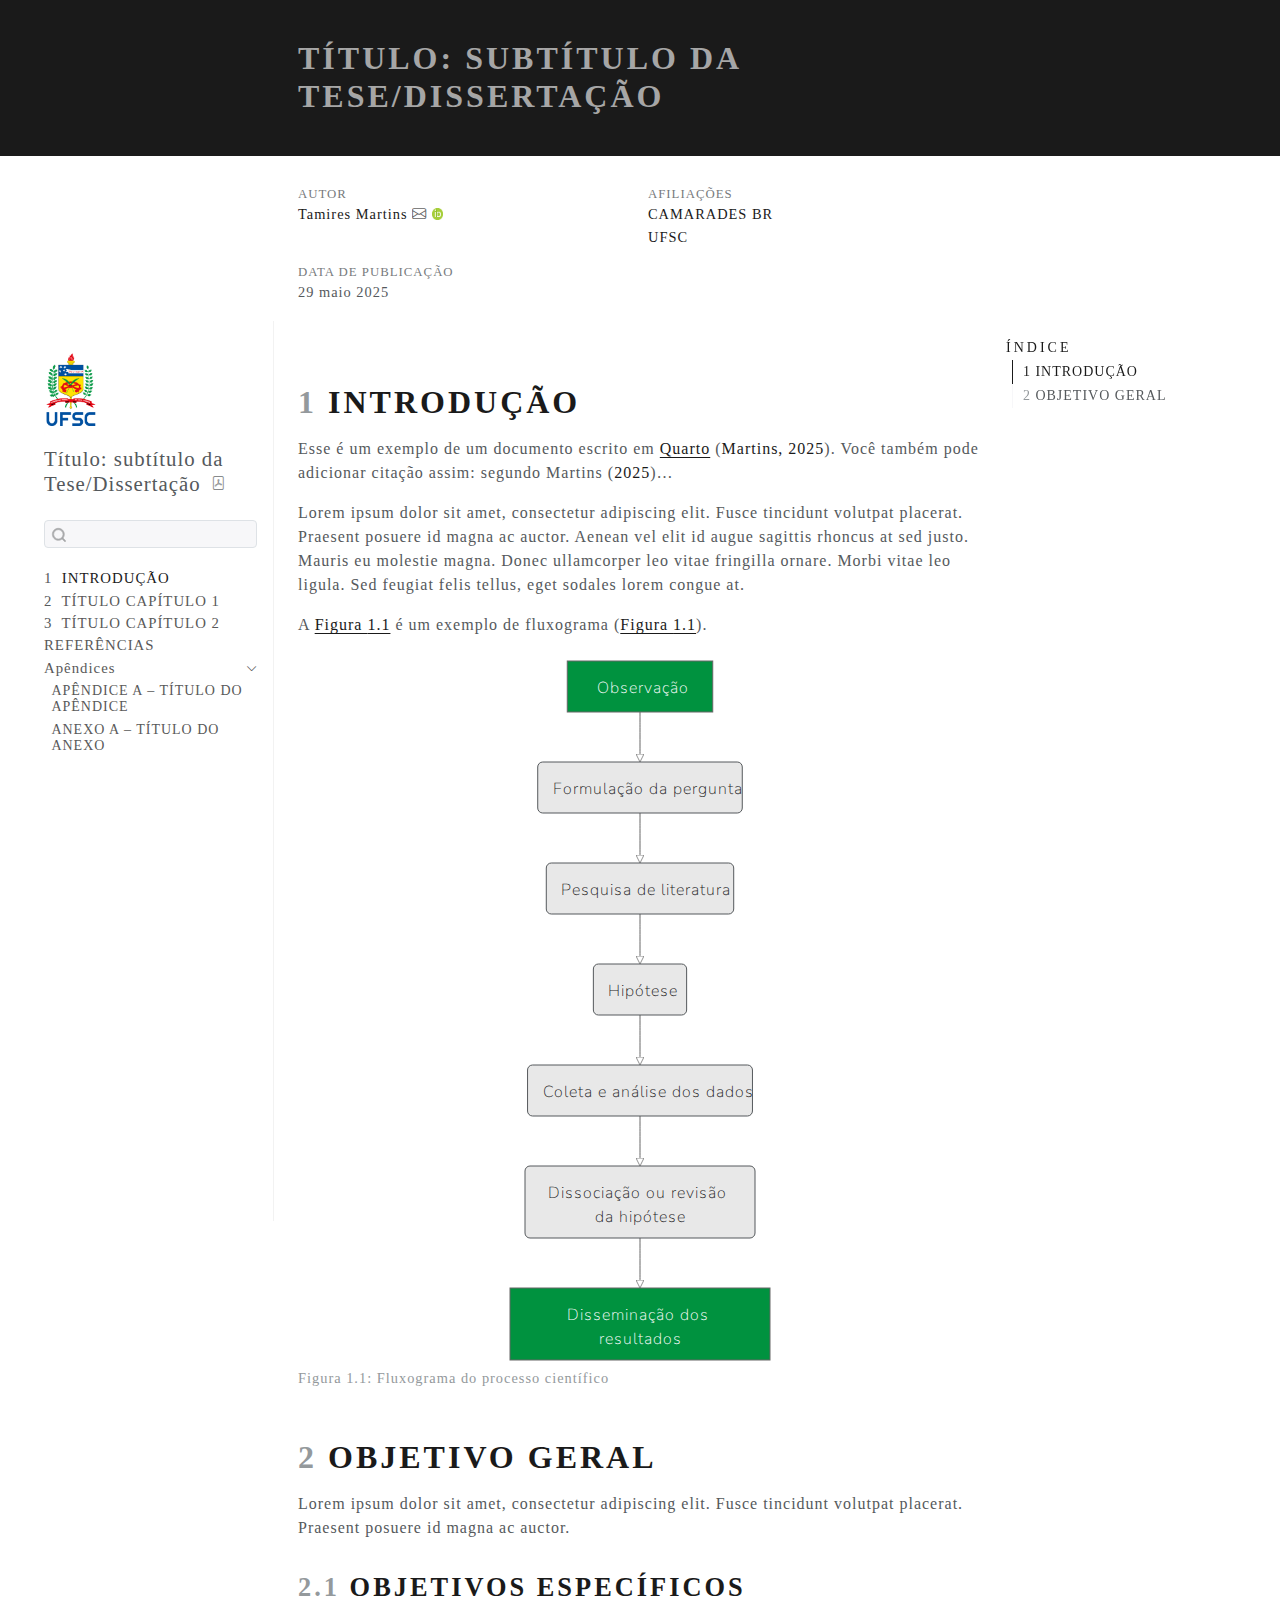
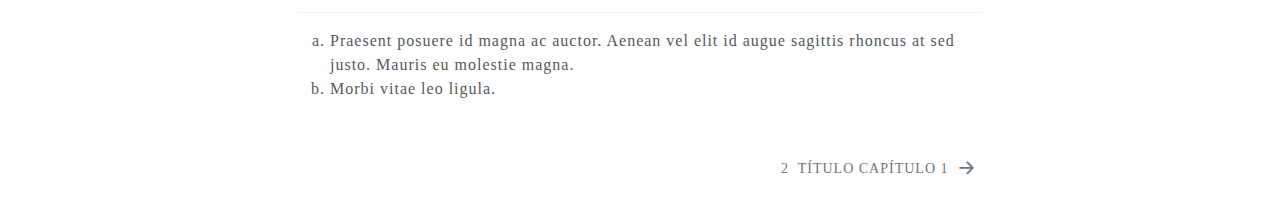
<file: _tese/index.html>
<!DOCTYPE html>
<html xmlns="http://www.w3.org/1999/xhtml" lang="pt-BR" xml:lang="pt-BR"><head>

<meta charset="utf-8">
<meta name="generator" content="quarto-1.7.31">

<meta name="viewport" content="width=device-width, initial-scale=1.0, user-scalable=yes">

<meta name="author" content="Tamires Martins">

<title>Título: subtítulo da Tese/Dissertação</title>
<style>
code{white-space: pre-wrap;}
span.smallcaps{font-variant: small-caps;}
div.columns{display: flex; gap: min(4vw, 1.5em);}
div.column{flex: auto; overflow-x: auto;}
div.hanging-indent{margin-left: 1.5em; text-indent: -1.5em;}
ul.task-list{list-style: none;}
ul.task-list li input[type="checkbox"] {
  width: 0.8em;
  margin: 0 0.8em 0.2em -1em; /* quarto-specific, see https://github.com/quarto-dev/quarto-cli/issues/4556 */ 
  vertical-align: middle;
}
/* CSS for citations */
div.csl-bib-body { }
div.csl-entry {
  clear: both;
  margin-bottom: 1em;
}
.hanging-indent div.csl-entry {
  margin-left:2em;
  text-indent:-2em;
}
div.csl-left-margin {
  min-width:2em;
  float:left;
}
div.csl-right-inline {
  margin-left:2em;
  padding-left:1em;
}
div.csl-indent {
  margin-left: 2em;
}</style>


<script src="site_libs/quarto-nav/quarto-nav.js"></script>
<script src="site_libs/quarto-nav/headroom.min.js"></script>
<script src="site_libs/clipboard/clipboard.min.js"></script>
<script src="site_libs/quarto-search/autocomplete.umd.js"></script>
<script src="site_libs/quarto-search/fuse.min.js"></script>
<script src="site_libs/quarto-search/quarto-search.js"></script>
<meta name="quarto:offset" content="./">
<link href="./capitulos/capitulo1.html" rel="next">
<link href="./imagens/favicon.ico" rel="icon">
<script src="site_libs/quarto-html/quarto.js" type="module"></script>
<script src="site_libs/quarto-html/tabsets/tabsets.js" type="module"></script>
<script src="site_libs/quarto-html/popper.min.js"></script>
<script src="site_libs/quarto-html/tippy.umd.min.js"></script>
<script src="site_libs/quarto-html/anchor.min.js"></script>
<link href="site_libs/quarto-html/tippy.css" rel="stylesheet">
<link href="site_libs/quarto-html/quarto-syntax-highlighting-f1f3b3fd89b16212fde59a2af78f1759.css" rel="stylesheet" id="quarto-text-highlighting-styles">
<script src="site_libs/bootstrap/bootstrap.min.js"></script>
<link href="site_libs/bootstrap/bootstrap-icons.css" rel="stylesheet">
<link href="site_libs/bootstrap/bootstrap-4a09896bf0ad9ceab75c7c07e91886da.min.css" rel="stylesheet" append-hash="true" id="quarto-bootstrap" data-mode="light">
<script id="quarto-search-options" type="application/json">{
  "location": "sidebar",
  "copy-button": false,
  "collapse-after": 3,
  "panel-placement": "start",
  "type": "textbox",
  "limit": 50,
  "keyboard-shortcut": [
    "f",
    "/",
    "s"
  ],
  "show-item-context": false,
  "language": {
    "search-no-results-text": "Nenhum resultado",
    "search-matching-documents-text": "documentos correspondentes",
    "search-copy-link-title": "Copiar link para a busca",
    "search-hide-matches-text": "Esconder correspondências adicionais",
    "search-more-match-text": "mais correspondência neste documento",
    "search-more-matches-text": "mais correspondências neste documento",
    "search-clear-button-title": "Limpar",
    "search-text-placeholder": "",
    "search-detached-cancel-button-title": "Cancelar",
    "search-submit-button-title": "Enviar",
    "search-label": "Procurar"
  }
}</script>
<script src="site_libs/quarto-diagram/mermaid.min.js"></script>
<script src="site_libs/quarto-diagram/mermaid-init.js"></script>
<link href="site_libs/quarto-diagram/mermaid.css" rel="stylesheet">


<link rel="stylesheet" href="site_libs/quarto-contrib/quarto-project/tese-ufsc/style.css">
</head>

<body class="nav-sidebar floating quarto-light">

<div id="quarto-search-results"></div>
  <header id="quarto-header" class="headroom fixed-top quarto-banner">
  <nav class="quarto-secondary-nav">
    <div class="container-fluid d-flex">
      <button type="button" class="quarto-btn-toggle btn" data-bs-toggle="collapse" role="button" data-bs-target=".quarto-sidebar-collapse-item" aria-controls="quarto-sidebar" aria-expanded="false" aria-label="Alternar barra lateral" onclick="if (window.quartoToggleHeadroom) { window.quartoToggleHeadroom(); }">
        <i class="bi bi-layout-text-sidebar-reverse"></i>
      </button>
        <nav class="quarto-page-breadcrumbs" aria-label="breadcrumb"><ol class="breadcrumb"><li class="breadcrumb-item"><a href="./index.html"><span class="chapter-number">1</span>&nbsp; <span class="chapter-title">INTRODUÇÃO</span></a></li></ol></nav>
        <a class="flex-grow-1" role="navigation" data-bs-toggle="collapse" data-bs-target=".quarto-sidebar-collapse-item" aria-controls="quarto-sidebar" aria-expanded="false" aria-label="Alternar barra lateral" onclick="if (window.quartoToggleHeadroom) { window.quartoToggleHeadroom(); }">      
        </a>
      <button type="button" class="btn quarto-search-button" aria-label="Procurar" onclick="window.quartoOpenSearch();">
        <i class="bi bi-search"></i>
      </button>
    </div>
  </nav>
</header>
<!-- content -->
<header id="title-block-header" class="quarto-title-block default page-columns page-full">
  <div class="quarto-title-banner page-columns page-full">
    <div class="quarto-title column-body">
      <h1 class="title">Título: subtítulo da Tese/Dissertação</h1>
                      </div>
  </div>
    
  <div class="quarto-title-meta-author column-body">
    <div class="quarto-title-meta-heading">Autor</div>
    <div class="quarto-title-meta-heading">Afiliações</div>
    
      <div class="quarto-title-meta-contents">
      <p class="author"><a href="https://github.com/tamimart/">Tamires Martins</a> <a href="mailto:tamiresmartins.fln@gmail.com" class="quarto-title-author-email"><i class="bi bi-envelope"></i></a> <a href="https://orcid.org/0000-0002-3793-2122" class="quarto-title-author-orcid"> <img src="[data-uri]"></a></p>
    </div>
    <div class="quarto-title-meta-contents">
          <p class="affiliation">
              <a href="https://camaradesbrasil.bio.br/">
              CAMARADES BR
              </a>
            </p>
          <p class="affiliation">
              <a href="https://www.ufsc.br/">
              UFSC
              </a>
            </p>
        </div>
    </div>

  <div class="quarto-title-meta column-body">

        
      <div>
      <div class="quarto-title-meta-heading">Data de Publicação</div>
      <div class="quarto-title-meta-contents">
        <p class="date">29 maio 2025</p>
      </div>
    </div>
    
      
    </div>
    
  
  </header><div id="quarto-content" class="quarto-container page-columns page-rows-contents page-layout-full">
<!-- sidebar -->
  <nav id="quarto-sidebar" class="sidebar collapse collapse-horizontal quarto-sidebar-collapse-item sidebar-navigation floating overflow-auto">
    <div class="pt-lg-2 mt-2 text-left sidebar-header sidebar-header-stacked">
      <a href="./index.html" class="sidebar-logo-link">
      <img src="./imagens/brasao-UFSC.png" alt="Brasão da UFSC" class="sidebar-logo py-0 d-lg-inline d-none">
      </a>
    <div class="sidebar-title mb-0 py-0">
      <a href="./">Título: subtítulo da Tese/Dissertação</a> 
        <div class="sidebar-tools-main">
    <a href="./tese-ufsc.pdf" title="Baixar PDF" class="quarto-navigation-tool px-1" aria-label="Baixar PDF"><i class="bi bi-file-pdf"></i></a>
</div>
    </div>
      </div>
        <div class="mt-2 flex-shrink-0 align-items-center">
        <div class="sidebar-search">
        <div id="quarto-search" class="" title="Procurar"></div>
        </div>
        </div>
    <div class="sidebar-menu-container"> 
    <ul class="list-unstyled mt-1">
        <li class="sidebar-item">
  <div class="sidebar-item-container"> 
  <a href="./index.html" class="sidebar-item-text sidebar-link active">
 <span class="menu-text"><span class="chapter-number">1</span>&nbsp; <span class="chapter-title">INTRODUÇÃO</span></span></a>
  </div>
</li>
        <li class="sidebar-item">
  <div class="sidebar-item-container"> 
  <a href="./capitulos/capitulo1.html" class="sidebar-item-text sidebar-link">
 <span class="menu-text"><span class="chapter-number">2</span>&nbsp; <span class="chapter-title">TÍTULO CAPÍTULO 1</span></span></a>
  </div>
</li>
        <li class="sidebar-item">
  <div class="sidebar-item-container"> 
  <a href="./capitulos/capitulo2.html" class="sidebar-item-text sidebar-link">
 <span class="menu-text"><span class="chapter-number">3</span>&nbsp; <span class="chapter-title">TÍTULO CAPÍTULO 2</span></span></a>
  </div>
</li>
        <li class="sidebar-item">
  <div class="sidebar-item-container"> 
  <a href="./depois-capitulos/references.html" class="sidebar-item-text sidebar-link">
 <span class="menu-text">REFERÊNCIAS</span></a>
  </div>
</li>
        <li class="sidebar-item sidebar-item-section">
      <div class="sidebar-item-container"> 
            <a class="sidebar-item-text sidebar-link text-start" data-bs-toggle="collapse" data-bs-target="#quarto-sidebar-section-1" role="navigation" aria-expanded="true">
 <span class="menu-text">Apêndices</span></a>
          <a class="sidebar-item-toggle text-start" data-bs-toggle="collapse" data-bs-target="#quarto-sidebar-section-1" role="navigation" aria-expanded="true" aria-label="Alternar seção">
            <i class="bi bi-chevron-right ms-2"></i>
          </a> 
      </div>
      <ul id="quarto-sidebar-section-1" class="collapse list-unstyled sidebar-section depth1 show">  
          <li class="sidebar-item">
  <div class="sidebar-item-container"> 
  <a href="./depois-capitulos/apendice-a.html" class="sidebar-item-text sidebar-link">
 <span class="menu-text">APÊNDICE A – TÍTULO DO APÊNDICE</span></a>
  </div>
</li>
          <li class="sidebar-item">
  <div class="sidebar-item-container"> 
  <a href="./depois-capitulos/anexo-a.html" class="sidebar-item-text sidebar-link">
 <span class="menu-text">ANEXO A – TÍTULO DO ANEXO</span></a>
  </div>
</li>
      </ul>
  </li>
    </ul>
    </div>
</nav>
<div id="quarto-sidebar-glass" class="quarto-sidebar-collapse-item" data-bs-toggle="collapse" data-bs-target=".quarto-sidebar-collapse-item"></div>
<!-- margin-sidebar -->
    <div id="quarto-margin-sidebar" class="sidebar margin-sidebar">
        <nav id="TOC" role="doc-toc" class="toc-active">
    <h2 id="toc-title">Índice</h2>
   
  <ul>
  <li><a href="#sec-intro" id="toc-sec-intro" class="nav-link active" data-scroll-target="#sec-intro"><span class="header-section-number">1</span> INTRODUÇÃO</a></li>
  <li><a href="#sec-goals" id="toc-sec-goals" class="nav-link" data-scroll-target="#sec-goals"><span class="header-section-number">2</span> OBJETIVO GERAL</a>
  <ul>
  <li><a href="#objetivos-específicos" id="toc-objetivos-específicos" class="nav-link" data-scroll-target="#objetivos-específicos"><span class="header-section-number">2.1</span> OBJETIVOS ESPECÍFICOS</a></li>
  </ul></li>
  </ul>
</nav>
    </div>
<!-- main -->
<main class="content quarto-banner-title-block column-body" id="quarto-document-content">





<section id="sec-intro" class="level1" data-number="1">
<h1 data-number="1"><span class="header-section-number">1</span> INTRODUÇÃO</h1>
<p>Esse é um exemplo de um documento escrito em <a href="https://quarto.org">Quarto</a> <span class="citation" data-cites="martins2025">(<a href="depois-capitulos/references.html#ref-martins2025" role="doc-biblioref">Martins, 2025</a>)</span>. Você também pode adicionar citação assim: segundo <span class="citation" data-cites="martins2025">Martins (<a href="depois-capitulos/references.html#ref-martins2025" role="doc-biblioref">2025</a>)</span>…</p>
<p>Lorem ipsum dolor sit amet, consectetur adipiscing elit. Fusce tincidunt volutpat placerat. Praesent posuere id magna ac auctor. Aenean vel elit id augue sagittis rhoncus at sed justo. Mauris eu molestie magna. Donec ullamcorper leo vitae fringilla ornare. Morbi vitae leo ligula. Sed feugiat felis tellus, eget sodales lorem congue at.</p>
<p>A <a href="#fig-fluxo" class="quarto-xref">Figura&nbsp;<span>1.1</span></a> é um exemplo de fluxograma (<a href="#fig-fluxo" class="quarto-xref">Figura&nbsp;<span>1.1</span></a>).</p>
<div class="cell" data-fig-width="2" data-layout-align="default">
<div class="cell-output-display">
<div id="fig-fluxo" class="quarto-float quarto-figure quarto-figure-center anchored">
<figure class="quarto-float quarto-float-fig figure">
<div aria-describedby="fig-fluxo-caption-0ceaefa1-69ba-4598-a22c-09a6ac19f8ca">
<div>
<pre class="mermaid mermaid-js" data-label="fig-fluxo">---
config:  
    theme: neutral
    themeVariables:
      fontSize: 16
---

flowchart TB
    A[Observação] --&gt; B(Formulação da pergunta)
    B --&gt; C(Pesquisa de literatura)
    C --&gt; D(Hipótese)
    D --&gt; E(Coleta e análise dos dados)
    E --&gt; F(Dissociação ou revisão da hipótese)
    F --&gt; G[Disseminação dos resultados]
    
    style A fill:#00923f,stroke:#666666,color:#FFFFFF;
    style G fill:#00923f,stroke:#666666,color:#FFFFFF;
</pre>
</div>
</div>
<figcaption class="quarto-float-caption-bottom quarto-float-caption quarto-float-fig" id="fig-fluxo-caption-0ceaefa1-69ba-4598-a22c-09a6ac19f8ca">
Figura&nbsp;1.1: Fluxograma do processo científico
</figcaption>
</figure>
</div>
</div>
</div>
</section>
<section id="sec-goals" class="level1" data-number="2">
<h1 data-number="2"><span class="header-section-number">2</span> OBJETIVO GERAL</h1>
<p>Lorem ipsum dolor sit amet, consectetur adipiscing elit. Fusce tincidunt volutpat placerat. Praesent posuere id magna ac auctor.</p>
<section id="objetivos-específicos" class="level2" data-number="2.1">
<h2 data-number="2.1" class="anchored" data-anchor-id="objetivos-específicos"><span class="header-section-number">2.1</span> OBJETIVOS ESPECÍFICOS</h2>
<ol type="a">
<li>Praesent posuere id magna ac auctor. Aenean vel elit id augue sagittis rhoncus at sed justo. Mauris eu molestie magna.</li>
<li>Morbi vitae leo ligula.</li>
</ol>


<div id="refs" class="references csl-bib-body" data-entry-spacing="1" role="list" style="display: none">
<div id="ref-martins2025" class="csl-entry" role="listitem">
MARTINS, T. <strong>tese-ufsc: um template <span>Quarto</span> para teses e dissertações da UFSC</strong>. Disponível em: &lt;<a href="http://github.com/tamimart/tese-ufsc">http://github.com/tamimart/tese-ufsc</a>&gt;.
</div>
</div>
</section>
</section>

<a onclick="window.scrollTo(0, 0); return false;" role="button" id="quarto-back-to-top"><i class="bi bi-arrow-up"></i> De volta ao topo</a></main> <!-- /main -->
<script id="quarto-html-after-body" type="application/javascript">
  window.document.addEventListener("DOMContentLoaded", function (event) {
    const icon = "";
    const anchorJS = new window.AnchorJS();
    anchorJS.options = {
      placement: 'right',
      icon: icon
    };
    anchorJS.add('.anchored');
    const isCodeAnnotation = (el) => {
      for (const clz of el.classList) {
        if (clz.startsWith('code-annotation-')) {                     
          return true;
        }
      }
      return false;
    }
    const onCopySuccess = function(e) {
      // button target
      const button = e.trigger;
      // don't keep focus
      button.blur();
      // flash "checked"
      button.classList.add('code-copy-button-checked');
      var currentTitle = button.getAttribute("title");
      button.setAttribute("title", "Copiada");
      let tooltip;
      if (window.bootstrap) {
        button.setAttribute("data-bs-toggle", "tooltip");
        button.setAttribute("data-bs-placement", "left");
        button.setAttribute("data-bs-title", "Copiada");
        tooltip = new bootstrap.Tooltip(button, 
          { trigger: "manual", 
            customClass: "code-copy-button-tooltip",
            offset: [0, -8]});
        tooltip.show();    
      }
      setTimeout(function() {
        if (tooltip) {
          tooltip.hide();
          button.removeAttribute("data-bs-title");
          button.removeAttribute("data-bs-toggle");
          button.removeAttribute("data-bs-placement");
        }
        button.setAttribute("title", currentTitle);
        button.classList.remove('code-copy-button-checked');
      }, 1000);
      // clear code selection
      e.clearSelection();
    }
    const getTextToCopy = function(trigger) {
        const codeEl = trigger.previousElementSibling.cloneNode(true);
        for (const childEl of codeEl.children) {
          if (isCodeAnnotation(childEl)) {
            childEl.remove();
          }
        }
        return codeEl.innerText;
    }
    const clipboard = new window.ClipboardJS('.code-copy-button:not([data-in-quarto-modal])', {
      text: getTextToCopy
    });
    clipboard.on('success', onCopySuccess);
    if (window.document.getElementById('quarto-embedded-source-code-modal')) {
      const clipboardModal = new window.ClipboardJS('.code-copy-button[data-in-quarto-modal]', {
        text: getTextToCopy,
        container: window.document.getElementById('quarto-embedded-source-code-modal')
      });
      clipboardModal.on('success', onCopySuccess);
    }
      var localhostRegex = new RegExp(/^(?:http|https):\/\/localhost\:?[0-9]*\//);
      var mailtoRegex = new RegExp(/^mailto:/);
        var filterRegex = new RegExp('/' + window.location.host + '/');
      var isInternal = (href) => {
          return filterRegex.test(href) || localhostRegex.test(href) || mailtoRegex.test(href);
      }
      // Inspect non-navigation links and adorn them if external
     var links = window.document.querySelectorAll('a[href]:not(.nav-link):not(.navbar-brand):not(.toc-action):not(.sidebar-link):not(.sidebar-item-toggle):not(.pagination-link):not(.no-external):not([aria-hidden]):not(.dropdown-item):not(.quarto-navigation-tool):not(.about-link)');
      for (var i=0; i<links.length; i++) {
        const link = links[i];
        if (!isInternal(link.href)) {
          // undo the damage that might have been done by quarto-nav.js in the case of
          // links that we want to consider external
          if (link.dataset.originalHref !== undefined) {
            link.href = link.dataset.originalHref;
          }
        }
      }
    function tippyHover(el, contentFn, onTriggerFn, onUntriggerFn) {
      const config = {
        allowHTML: true,
        maxWidth: 500,
        delay: 100,
        arrow: false,
        appendTo: function(el) {
            return el.parentElement;
        },
        interactive: true,
        interactiveBorder: 10,
        theme: 'quarto',
        placement: 'bottom-start',
      };
      if (contentFn) {
        config.content = contentFn;
      }
      if (onTriggerFn) {
        config.onTrigger = onTriggerFn;
      }
      if (onUntriggerFn) {
        config.onUntrigger = onUntriggerFn;
      }
      window.tippy(el, config); 
    }
    const noterefs = window.document.querySelectorAll('a[role="doc-noteref"]');
    for (var i=0; i<noterefs.length; i++) {
      const ref = noterefs[i];
      tippyHover(ref, function() {
        // use id or data attribute instead here
        let href = ref.getAttribute('data-footnote-href') || ref.getAttribute('href');
        try { href = new URL(href).hash; } catch {}
        const id = href.replace(/^#\/?/, "");
        const note = window.document.getElementById(id);
        if (note) {
          return note.innerHTML;
        } else {
          return "";
        }
      });
    }
    const xrefs = window.document.querySelectorAll('a.quarto-xref');
    const processXRef = (id, note) => {
      // Strip column container classes
      const stripColumnClz = (el) => {
        el.classList.remove("page-full", "page-columns");
        if (el.children) {
          for (const child of el.children) {
            stripColumnClz(child);
          }
        }
      }
      stripColumnClz(note)
      if (id === null || id.startsWith('sec-')) {
        // Special case sections, only their first couple elements
        const container = document.createElement("div");
        if (note.children && note.children.length > 2) {
          container.appendChild(note.children[0].cloneNode(true));
          for (let i = 1; i < note.children.length; i++) {
            const child = note.children[i];
            if (child.tagName === "P" && child.innerText === "") {
              continue;
            } else {
              container.appendChild(child.cloneNode(true));
              break;
            }
          }
          if (window.Quarto?.typesetMath) {
            window.Quarto.typesetMath(container);
          }
          return container.innerHTML
        } else {
          if (window.Quarto?.typesetMath) {
            window.Quarto.typesetMath(note);
          }
          return note.innerHTML;
        }
      } else {
        // Remove any anchor links if they are present
        const anchorLink = note.querySelector('a.anchorjs-link');
        if (anchorLink) {
          anchorLink.remove();
        }
        if (window.Quarto?.typesetMath) {
          window.Quarto.typesetMath(note);
        }
        if (note.classList.contains("callout")) {
          return note.outerHTML;
        } else {
          return note.innerHTML;
        }
      }
    }
    for (var i=0; i<xrefs.length; i++) {
      const xref = xrefs[i];
      tippyHover(xref, undefined, function(instance) {
        instance.disable();
        let url = xref.getAttribute('href');
        let hash = undefined; 
        if (url.startsWith('#')) {
          hash = url;
        } else {
          try { hash = new URL(url).hash; } catch {}
        }
        if (hash) {
          const id = hash.replace(/^#\/?/, "");
          const note = window.document.getElementById(id);
          if (note !== null) {
            try {
              const html = processXRef(id, note.cloneNode(true));
              instance.setContent(html);
            } finally {
              instance.enable();
              instance.show();
            }
          } else {
            // See if we can fetch this
            fetch(url.split('#')[0])
            .then(res => res.text())
            .then(html => {
              const parser = new DOMParser();
              const htmlDoc = parser.parseFromString(html, "text/html");
              const note = htmlDoc.getElementById(id);
              if (note !== null) {
                const html = processXRef(id, note);
                instance.setContent(html);
              } 
            }).finally(() => {
              instance.enable();
              instance.show();
            });
          }
        } else {
          // See if we can fetch a full url (with no hash to target)
          // This is a special case and we should probably do some content thinning / targeting
          fetch(url)
          .then(res => res.text())
          .then(html => {
            const parser = new DOMParser();
            const htmlDoc = parser.parseFromString(html, "text/html");
            const note = htmlDoc.querySelector('main.content');
            if (note !== null) {
              // This should only happen for chapter cross references
              // (since there is no id in the URL)
              // remove the first header
              if (note.children.length > 0 && note.children[0].tagName === "HEADER") {
                note.children[0].remove();
              }
              const html = processXRef(null, note);
              instance.setContent(html);
            } 
          }).finally(() => {
            instance.enable();
            instance.show();
          });
        }
      }, function(instance) {
      });
    }
        let selectedAnnoteEl;
        const selectorForAnnotation = ( cell, annotation) => {
          let cellAttr = 'data-code-cell="' + cell + '"';
          let lineAttr = 'data-code-annotation="' +  annotation + '"';
          const selector = 'span[' + cellAttr + '][' + lineAttr + ']';
          return selector;
        }
        const selectCodeLines = (annoteEl) => {
          const doc = window.document;
          const targetCell = annoteEl.getAttribute("data-target-cell");
          const targetAnnotation = annoteEl.getAttribute("data-target-annotation");
          const annoteSpan = window.document.querySelector(selectorForAnnotation(targetCell, targetAnnotation));
          const lines = annoteSpan.getAttribute("data-code-lines").split(",");
          const lineIds = lines.map((line) => {
            return targetCell + "-" + line;
          })
          let top = null;
          let height = null;
          let parent = null;
          if (lineIds.length > 0) {
              //compute the position of the single el (top and bottom and make a div)
              const el = window.document.getElementById(lineIds[0]);
              top = el.offsetTop;
              height = el.offsetHeight;
              parent = el.parentElement.parentElement;
            if (lineIds.length > 1) {
              const lastEl = window.document.getElementById(lineIds[lineIds.length - 1]);
              const bottom = lastEl.offsetTop + lastEl.offsetHeight;
              height = bottom - top;
            }
            if (top !== null && height !== null && parent !== null) {
              // cook up a div (if necessary) and position it 
              let div = window.document.getElementById("code-annotation-line-highlight");
              if (div === null) {
                div = window.document.createElement("div");
                div.setAttribute("id", "code-annotation-line-highlight");
                div.style.position = 'absolute';
                parent.appendChild(div);
              }
              div.style.top = top - 2 + "px";
              div.style.height = height + 4 + "px";
              div.style.left = 0;
              let gutterDiv = window.document.getElementById("code-annotation-line-highlight-gutter");
              if (gutterDiv === null) {
                gutterDiv = window.document.createElement("div");
                gutterDiv.setAttribute("id", "code-annotation-line-highlight-gutter");
                gutterDiv.style.position = 'absolute';
                const codeCell = window.document.getElementById(targetCell);
                const gutter = codeCell.querySelector('.code-annotation-gutter');
                gutter.appendChild(gutterDiv);
              }
              gutterDiv.style.top = top - 2 + "px";
              gutterDiv.style.height = height + 4 + "px";
            }
            selectedAnnoteEl = annoteEl;
          }
        };
        const unselectCodeLines = () => {
          const elementsIds = ["code-annotation-line-highlight", "code-annotation-line-highlight-gutter"];
          elementsIds.forEach((elId) => {
            const div = window.document.getElementById(elId);
            if (div) {
              div.remove();
            }
          });
          selectedAnnoteEl = undefined;
        };
          // Handle positioning of the toggle
      window.addEventListener(
        "resize",
        throttle(() => {
          elRect = undefined;
          if (selectedAnnoteEl) {
            selectCodeLines(selectedAnnoteEl);
          }
        }, 10)
      );
      function throttle(fn, ms) {
      let throttle = false;
      let timer;
        return (...args) => {
          if(!throttle) { // first call gets through
              fn.apply(this, args);
              throttle = true;
          } else { // all the others get throttled
              if(timer) clearTimeout(timer); // cancel #2
              timer = setTimeout(() => {
                fn.apply(this, args);
                timer = throttle = false;
              }, ms);
          }
        };
      }
        // Attach click handler to the DT
        const annoteDls = window.document.querySelectorAll('dt[data-target-cell]');
        for (const annoteDlNode of annoteDls) {
          annoteDlNode.addEventListener('click', (event) => {
            const clickedEl = event.target;
            if (clickedEl !== selectedAnnoteEl) {
              unselectCodeLines();
              const activeEl = window.document.querySelector('dt[data-target-cell].code-annotation-active');
              if (activeEl) {
                activeEl.classList.remove('code-annotation-active');
              }
              selectCodeLines(clickedEl);
              clickedEl.classList.add('code-annotation-active');
            } else {
              // Unselect the line
              unselectCodeLines();
              clickedEl.classList.remove('code-annotation-active');
            }
          });
        }
    const findCites = (el) => {
      const parentEl = el.parentElement;
      if (parentEl) {
        const cites = parentEl.dataset.cites;
        if (cites) {
          return {
            el,
            cites: cites.split(' ')
          };
        } else {
          return findCites(el.parentElement)
        }
      } else {
        return undefined;
      }
    };
    var bibliorefs = window.document.querySelectorAll('a[role="doc-biblioref"]');
    for (var i=0; i<bibliorefs.length; i++) {
      const ref = bibliorefs[i];
      const citeInfo = findCites(ref);
      if (citeInfo) {
        tippyHover(citeInfo.el, function() {
          var popup = window.document.createElement('div');
          citeInfo.cites.forEach(function(cite) {
            var citeDiv = window.document.createElement('div');
            citeDiv.classList.add('hanging-indent');
            citeDiv.classList.add('csl-entry');
            var biblioDiv = window.document.getElementById('ref-' + cite);
            if (biblioDiv) {
              citeDiv.innerHTML = biblioDiv.innerHTML;
            }
            popup.appendChild(citeDiv);
          });
          return popup.innerHTML;
        });
      }
    }
  });
  </script>
<nav class="page-navigation column-body">
  <div class="nav-page nav-page-previous">
  </div>
  <div class="nav-page nav-page-next">
      <a href="./capitulos/capitulo1.html" class="pagination-link" aria-label="TÍTULO CAPÍTULO 1">
        <span class="nav-page-text"><span class="chapter-number">2</span>&nbsp; <span class="chapter-title">TÍTULO CAPÍTULO 1</span></span> <i class="bi bi-arrow-right-short"></i>
      </a>
  </div>
</nav>
</div> <!-- /content -->




</body></html>
</file>
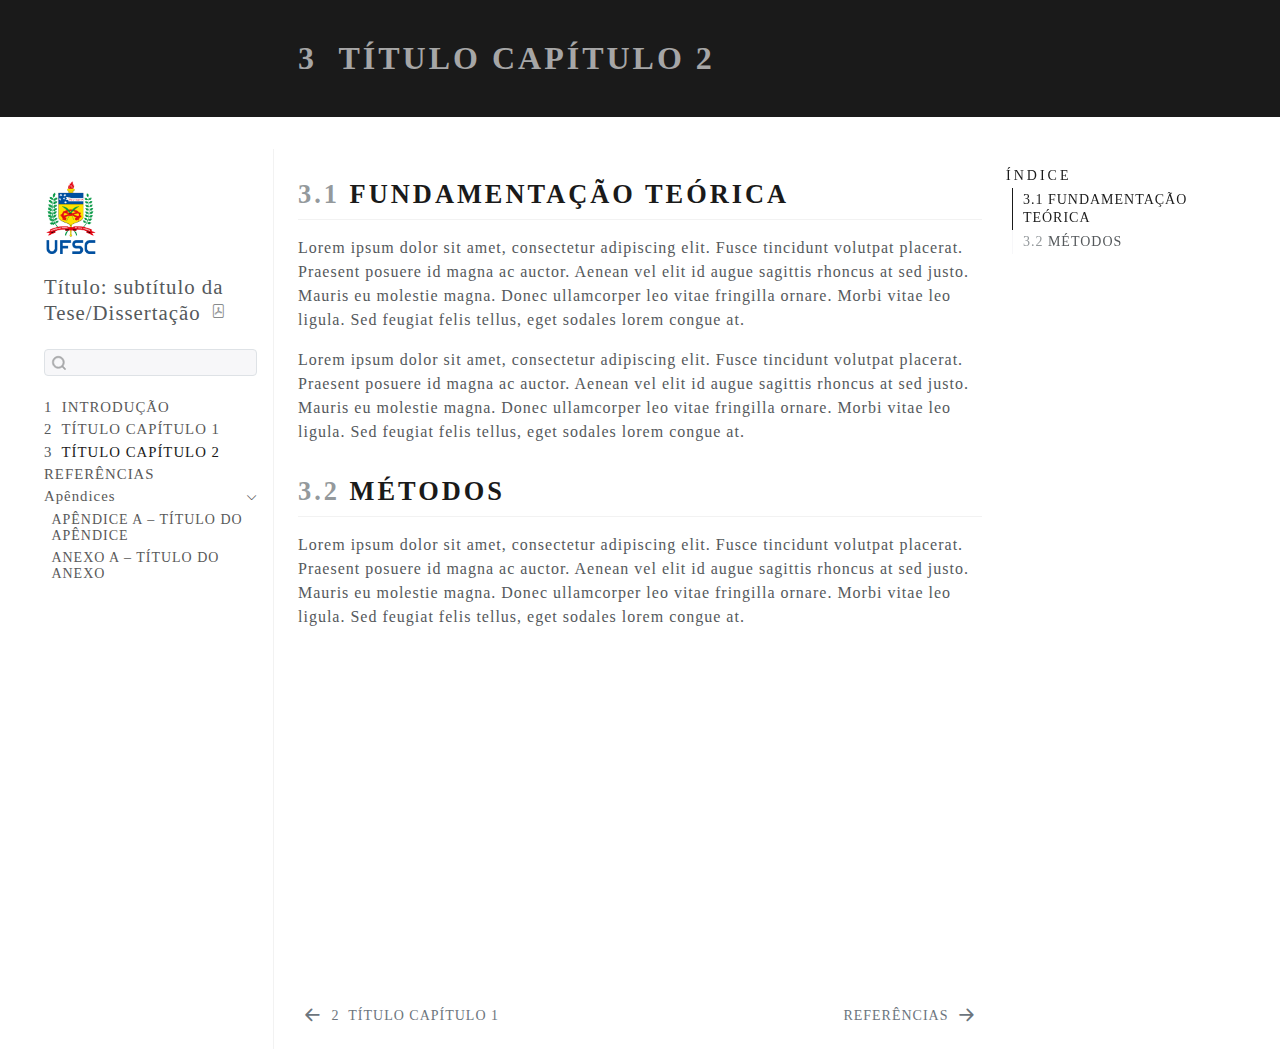
<file: _tese/capitulos/capitulo2.html>
<!DOCTYPE html>
<html xmlns="http://www.w3.org/1999/xhtml" lang="pt-BR" xml:lang="pt-BR"><head>

<meta charset="utf-8">
<meta name="generator" content="quarto-1.7.31">

<meta name="viewport" content="width=device-width, initial-scale=1.0, user-scalable=yes">


<title>3&nbsp; TÍTULO CAPÍTULO 2 – Título: subtítulo da Tese/Dissertação</title>
<style>
code{white-space: pre-wrap;}
span.smallcaps{font-variant: small-caps;}
div.columns{display: flex; gap: min(4vw, 1.5em);}
div.column{flex: auto; overflow-x: auto;}
div.hanging-indent{margin-left: 1.5em; text-indent: -1.5em;}
ul.task-list{list-style: none;}
ul.task-list li input[type="checkbox"] {
  width: 0.8em;
  margin: 0 0.8em 0.2em -1em; /* quarto-specific, see https://github.com/quarto-dev/quarto-cli/issues/4556 */ 
  vertical-align: middle;
}
</style>


<script src="../site_libs/quarto-nav/quarto-nav.js"></script>
<script src="../site_libs/quarto-nav/headroom.min.js"></script>
<script src="../site_libs/clipboard/clipboard.min.js"></script>
<script src="../site_libs/quarto-search/autocomplete.umd.js"></script>
<script src="../site_libs/quarto-search/fuse.min.js"></script>
<script src="../site_libs/quarto-search/quarto-search.js"></script>
<meta name="quarto:offset" content="../">
<link href="../depois-capitulos/references.html" rel="next">
<link href="../capitulos/capitulo1.html" rel="prev">
<link href="../imagens/favicon.ico" rel="icon">
<script src="../site_libs/quarto-html/quarto.js" type="module"></script>
<script src="../site_libs/quarto-html/tabsets/tabsets.js" type="module"></script>
<script src="../site_libs/quarto-html/popper.min.js"></script>
<script src="../site_libs/quarto-html/tippy.umd.min.js"></script>
<script src="../site_libs/quarto-html/anchor.min.js"></script>
<link href="../site_libs/quarto-html/tippy.css" rel="stylesheet">
<link href="../site_libs/quarto-html/quarto-syntax-highlighting-f1f3b3fd89b16212fde59a2af78f1759.css" rel="stylesheet" id="quarto-text-highlighting-styles">
<script src="../site_libs/bootstrap/bootstrap.min.js"></script>
<link href="../site_libs/bootstrap/bootstrap-icons.css" rel="stylesheet">
<link href="../site_libs/bootstrap/bootstrap-4a09896bf0ad9ceab75c7c07e91886da.min.css" rel="stylesheet" append-hash="true" id="quarto-bootstrap" data-mode="light">
<script id="quarto-search-options" type="application/json">{
  "location": "sidebar",
  "copy-button": false,
  "collapse-after": 3,
  "panel-placement": "start",
  "type": "textbox",
  "limit": 50,
  "keyboard-shortcut": [
    "f",
    "/",
    "s"
  ],
  "show-item-context": false,
  "language": {
    "search-no-results-text": "Nenhum resultado",
    "search-matching-documents-text": "documentos correspondentes",
    "search-copy-link-title": "Copiar link para a busca",
    "search-hide-matches-text": "Esconder correspondências adicionais",
    "search-more-match-text": "mais correspondência neste documento",
    "search-more-matches-text": "mais correspondências neste documento",
    "search-clear-button-title": "Limpar",
    "search-text-placeholder": "",
    "search-detached-cancel-button-title": "Cancelar",
    "search-submit-button-title": "Enviar",
    "search-label": "Procurar"
  }
}</script>


<link rel="stylesheet" href="../site_libs/quarto-contrib/quarto-project/tese-ufsc/style.css">
</head>

<body class="nav-sidebar floating quarto-light">

<div id="quarto-search-results"></div>
  <header id="quarto-header" class="headroom fixed-top quarto-banner">
  <nav class="quarto-secondary-nav">
    <div class="container-fluid d-flex">
      <button type="button" class="quarto-btn-toggle btn" data-bs-toggle="collapse" role="button" data-bs-target=".quarto-sidebar-collapse-item" aria-controls="quarto-sidebar" aria-expanded="false" aria-label="Alternar barra lateral" onclick="if (window.quartoToggleHeadroom) { window.quartoToggleHeadroom(); }">
        <i class="bi bi-layout-text-sidebar-reverse"></i>
      </button>
        <nav class="quarto-page-breadcrumbs" aria-label="breadcrumb"><ol class="breadcrumb"><li class="breadcrumb-item"><a href="../capitulos/capitulo2.html"><span class="chapter-number">3</span>&nbsp; <span class="chapter-title">TÍTULO CAPÍTULO 2</span></a></li></ol></nav>
        <a class="flex-grow-1" role="navigation" data-bs-toggle="collapse" data-bs-target=".quarto-sidebar-collapse-item" aria-controls="quarto-sidebar" aria-expanded="false" aria-label="Alternar barra lateral" onclick="if (window.quartoToggleHeadroom) { window.quartoToggleHeadroom(); }">      
        </a>
      <button type="button" class="btn quarto-search-button" aria-label="Procurar" onclick="window.quartoOpenSearch();">
        <i class="bi bi-search"></i>
      </button>
    </div>
  </nav>
</header>
<!-- content -->
<header id="title-block-header" class="quarto-title-block default page-columns page-full">
  <div class="quarto-title-banner page-columns page-full">
    <div class="quarto-title column-body">
      <h1 class="title"><span class="chapter-number">3</span>&nbsp; <span class="chapter-title">TÍTULO CAPÍTULO 2</span></h1>
                      </div>
  </div>
    
  
  <div class="quarto-title-meta column-body">

      
    
      
    </div>
    
  
  </header><div id="quarto-content" class="quarto-container page-columns page-rows-contents page-layout-full">
<!-- sidebar -->
  <nav id="quarto-sidebar" class="sidebar collapse collapse-horizontal quarto-sidebar-collapse-item sidebar-navigation floating overflow-auto">
    <div class="pt-lg-2 mt-2 text-left sidebar-header sidebar-header-stacked">
      <a href="../index.html" class="sidebar-logo-link">
      <img src="../imagens/brasao-UFSC.png" alt="Brasão da UFSC" class="sidebar-logo py-0 d-lg-inline d-none">
      </a>
    <div class="sidebar-title mb-0 py-0">
      <a href="../">Título: subtítulo da Tese/Dissertação</a> 
        <div class="sidebar-tools-main">
    <a href="../tese-ufsc.pdf" title="Baixar PDF" class="quarto-navigation-tool px-1" aria-label="Baixar PDF"><i class="bi bi-file-pdf"></i></a>
</div>
    </div>
      </div>
        <div class="mt-2 flex-shrink-0 align-items-center">
        <div class="sidebar-search">
        <div id="quarto-search" class="" title="Procurar"></div>
        </div>
        </div>
    <div class="sidebar-menu-container"> 
    <ul class="list-unstyled mt-1">
        <li class="sidebar-item">
  <div class="sidebar-item-container"> 
  <a href="../index.html" class="sidebar-item-text sidebar-link">
 <span class="menu-text"><span class="chapter-number">1</span>&nbsp; <span class="chapter-title">INTRODUÇÃO</span></span></a>
  </div>
</li>
        <li class="sidebar-item">
  <div class="sidebar-item-container"> 
  <a href="../capitulos/capitulo1.html" class="sidebar-item-text sidebar-link">
 <span class="menu-text"><span class="chapter-number">2</span>&nbsp; <span class="chapter-title">TÍTULO CAPÍTULO 1</span></span></a>
  </div>
</li>
        <li class="sidebar-item">
  <div class="sidebar-item-container"> 
  <a href="../capitulos/capitulo2.html" class="sidebar-item-text sidebar-link active">
 <span class="menu-text"><span class="chapter-number">3</span>&nbsp; <span class="chapter-title">TÍTULO CAPÍTULO 2</span></span></a>
  </div>
</li>
        <li class="sidebar-item">
  <div class="sidebar-item-container"> 
  <a href="../depois-capitulos/references.html" class="sidebar-item-text sidebar-link">
 <span class="menu-text">REFERÊNCIAS</span></a>
  </div>
</li>
        <li class="sidebar-item sidebar-item-section">
      <div class="sidebar-item-container"> 
            <a class="sidebar-item-text sidebar-link text-start" data-bs-toggle="collapse" data-bs-target="#quarto-sidebar-section-1" role="navigation" aria-expanded="true">
 <span class="menu-text">Apêndices</span></a>
          <a class="sidebar-item-toggle text-start" data-bs-toggle="collapse" data-bs-target="#quarto-sidebar-section-1" role="navigation" aria-expanded="true" aria-label="Alternar seção">
            <i class="bi bi-chevron-right ms-2"></i>
          </a> 
      </div>
      <ul id="quarto-sidebar-section-1" class="collapse list-unstyled sidebar-section depth1 show">  
          <li class="sidebar-item">
  <div class="sidebar-item-container"> 
  <a href="../depois-capitulos/apendice-a.html" class="sidebar-item-text sidebar-link">
 <span class="menu-text">APÊNDICE A – TÍTULO DO APÊNDICE</span></a>
  </div>
</li>
          <li class="sidebar-item">
  <div class="sidebar-item-container"> 
  <a href="../depois-capitulos/anexo-a.html" class="sidebar-item-text sidebar-link">
 <span class="menu-text">ANEXO A – TÍTULO DO ANEXO</span></a>
  </div>
</li>
      </ul>
  </li>
    </ul>
    </div>
</nav>
<div id="quarto-sidebar-glass" class="quarto-sidebar-collapse-item" data-bs-toggle="collapse" data-bs-target=".quarto-sidebar-collapse-item"></div>
<!-- margin-sidebar -->
    <div id="quarto-margin-sidebar" class="sidebar margin-sidebar">
        <nav id="TOC" role="doc-toc" class="toc-active">
    <h2 id="toc-title">Índice</h2>
   
  <ul>
  <li><a href="#fundamentação-teórica" id="toc-fundamentação-teórica" class="nav-link active" data-scroll-target="#fundamentação-teórica"><span class="header-section-number">3.1</span> FUNDAMENTAÇÃO TEÓRICA</a></li>
  <li><a href="#sec-methods" id="toc-sec-methods" class="nav-link" data-scroll-target="#sec-methods"><span class="header-section-number">3.2</span> MÉTODOS</a></li>
  </ul>
</nav>
    </div>
<!-- main -->
<main class="content quarto-banner-title-block column-body" id="quarto-document-content">





<section id="fundamentação-teórica" class="level2" data-number="3.1">
<h2 data-number="3.1" class="anchored" data-anchor-id="fundamentação-teórica"><span class="header-section-number">3.1</span> FUNDAMENTAÇÃO TEÓRICA</h2>
<p>Lorem ipsum dolor sit amet, consectetur adipiscing elit. Fusce tincidunt volutpat placerat. Praesent posuere id magna ac auctor. Aenean vel elit id augue sagittis rhoncus at sed justo. Mauris eu molestie magna. Donec ullamcorper leo vitae fringilla ornare. Morbi vitae leo ligula. Sed feugiat felis tellus, eget sodales lorem congue at.</p>
<p>Lorem ipsum dolor sit amet, consectetur adipiscing elit. Fusce tincidunt volutpat placerat. Praesent posuere id magna ac auctor. Aenean vel elit id augue sagittis rhoncus at sed justo. Mauris eu molestie magna. Donec ullamcorper leo vitae fringilla ornare. Morbi vitae leo ligula. Sed feugiat felis tellus, eget sodales lorem congue at.</p>
</section>
<section id="sec-methods" class="level2" data-number="3.2">
<h2 data-number="3.2" class="anchored" data-anchor-id="sec-methods"><span class="header-section-number">3.2</span> MÉTODOS</h2>
<p>Lorem ipsum dolor sit amet, consectetur adipiscing elit. Fusce tincidunt volutpat placerat. Praesent posuere id magna ac auctor. Aenean vel elit id augue sagittis rhoncus at sed justo. Mauris eu molestie magna. Donec ullamcorper leo vitae fringilla ornare. Morbi vitae leo ligula. Sed feugiat felis tellus, eget sodales lorem congue at.</p>


</section>

<a onclick="window.scrollTo(0, 0); return false;" role="button" id="quarto-back-to-top"><i class="bi bi-arrow-up"></i> De volta ao topo</a></main> <!-- /main -->
<script id="quarto-html-after-body" type="application/javascript">
  window.document.addEventListener("DOMContentLoaded", function (event) {
    const icon = "";
    const anchorJS = new window.AnchorJS();
    anchorJS.options = {
      placement: 'right',
      icon: icon
    };
    anchorJS.add('.anchored');
    const isCodeAnnotation = (el) => {
      for (const clz of el.classList) {
        if (clz.startsWith('code-annotation-')) {                     
          return true;
        }
      }
      return false;
    }
    const onCopySuccess = function(e) {
      // button target
      const button = e.trigger;
      // don't keep focus
      button.blur();
      // flash "checked"
      button.classList.add('code-copy-button-checked');
      var currentTitle = button.getAttribute("title");
      button.setAttribute("title", "Copiada");
      let tooltip;
      if (window.bootstrap) {
        button.setAttribute("data-bs-toggle", "tooltip");
        button.setAttribute("data-bs-placement", "left");
        button.setAttribute("data-bs-title", "Copiada");
        tooltip = new bootstrap.Tooltip(button, 
          { trigger: "manual", 
            customClass: "code-copy-button-tooltip",
            offset: [0, -8]});
        tooltip.show();    
      }
      setTimeout(function() {
        if (tooltip) {
          tooltip.hide();
          button.removeAttribute("data-bs-title");
          button.removeAttribute("data-bs-toggle");
          button.removeAttribute("data-bs-placement");
        }
        button.setAttribute("title", currentTitle);
        button.classList.remove('code-copy-button-checked');
      }, 1000);
      // clear code selection
      e.clearSelection();
    }
    const getTextToCopy = function(trigger) {
        const codeEl = trigger.previousElementSibling.cloneNode(true);
        for (const childEl of codeEl.children) {
          if (isCodeAnnotation(childEl)) {
            childEl.remove();
          }
        }
        return codeEl.innerText;
    }
    const clipboard = new window.ClipboardJS('.code-copy-button:not([data-in-quarto-modal])', {
      text: getTextToCopy
    });
    clipboard.on('success', onCopySuccess);
    if (window.document.getElementById('quarto-embedded-source-code-modal')) {
      const clipboardModal = new window.ClipboardJS('.code-copy-button[data-in-quarto-modal]', {
        text: getTextToCopy,
        container: window.document.getElementById('quarto-embedded-source-code-modal')
      });
      clipboardModal.on('success', onCopySuccess);
    }
      var localhostRegex = new RegExp(/^(?:http|https):\/\/localhost\:?[0-9]*\//);
      var mailtoRegex = new RegExp(/^mailto:/);
        var filterRegex = new RegExp('/' + window.location.host + '/');
      var isInternal = (href) => {
          return filterRegex.test(href) || localhostRegex.test(href) || mailtoRegex.test(href);
      }
      // Inspect non-navigation links and adorn them if external
     var links = window.document.querySelectorAll('a[href]:not(.nav-link):not(.navbar-brand):not(.toc-action):not(.sidebar-link):not(.sidebar-item-toggle):not(.pagination-link):not(.no-external):not([aria-hidden]):not(.dropdown-item):not(.quarto-navigation-tool):not(.about-link)');
      for (var i=0; i<links.length; i++) {
        const link = links[i];
        if (!isInternal(link.href)) {
          // undo the damage that might have been done by quarto-nav.js in the case of
          // links that we want to consider external
          if (link.dataset.originalHref !== undefined) {
            link.href = link.dataset.originalHref;
          }
        }
      }
    function tippyHover(el, contentFn, onTriggerFn, onUntriggerFn) {
      const config = {
        allowHTML: true,
        maxWidth: 500,
        delay: 100,
        arrow: false,
        appendTo: function(el) {
            return el.parentElement;
        },
        interactive: true,
        interactiveBorder: 10,
        theme: 'quarto',
        placement: 'bottom-start',
      };
      if (contentFn) {
        config.content = contentFn;
      }
      if (onTriggerFn) {
        config.onTrigger = onTriggerFn;
      }
      if (onUntriggerFn) {
        config.onUntrigger = onUntriggerFn;
      }
      window.tippy(el, config); 
    }
    const noterefs = window.document.querySelectorAll('a[role="doc-noteref"]');
    for (var i=0; i<noterefs.length; i++) {
      const ref = noterefs[i];
      tippyHover(ref, function() {
        // use id or data attribute instead here
        let href = ref.getAttribute('data-footnote-href') || ref.getAttribute('href');
        try { href = new URL(href).hash; } catch {}
        const id = href.replace(/^#\/?/, "");
        const note = window.document.getElementById(id);
        if (note) {
          return note.innerHTML;
        } else {
          return "";
        }
      });
    }
    const xrefs = window.document.querySelectorAll('a.quarto-xref');
    const processXRef = (id, note) => {
      // Strip column container classes
      const stripColumnClz = (el) => {
        el.classList.remove("page-full", "page-columns");
        if (el.children) {
          for (const child of el.children) {
            stripColumnClz(child);
          }
        }
      }
      stripColumnClz(note)
      if (id === null || id.startsWith('sec-')) {
        // Special case sections, only their first couple elements
        const container = document.createElement("div");
        if (note.children && note.children.length > 2) {
          container.appendChild(note.children[0].cloneNode(true));
          for (let i = 1; i < note.children.length; i++) {
            const child = note.children[i];
            if (child.tagName === "P" && child.innerText === "") {
              continue;
            } else {
              container.appendChild(child.cloneNode(true));
              break;
            }
          }
          if (window.Quarto?.typesetMath) {
            window.Quarto.typesetMath(container);
          }
          return container.innerHTML
        } else {
          if (window.Quarto?.typesetMath) {
            window.Quarto.typesetMath(note);
          }
          return note.innerHTML;
        }
      } else {
        // Remove any anchor links if they are present
        const anchorLink = note.querySelector('a.anchorjs-link');
        if (anchorLink) {
          anchorLink.remove();
        }
        if (window.Quarto?.typesetMath) {
          window.Quarto.typesetMath(note);
        }
        if (note.classList.contains("callout")) {
          return note.outerHTML;
        } else {
          return note.innerHTML;
        }
      }
    }
    for (var i=0; i<xrefs.length; i++) {
      const xref = xrefs[i];
      tippyHover(xref, undefined, function(instance) {
        instance.disable();
        let url = xref.getAttribute('href');
        let hash = undefined; 
        if (url.startsWith('#')) {
          hash = url;
        } else {
          try { hash = new URL(url).hash; } catch {}
        }
        if (hash) {
          const id = hash.replace(/^#\/?/, "");
          const note = window.document.getElementById(id);
          if (note !== null) {
            try {
              const html = processXRef(id, note.cloneNode(true));
              instance.setContent(html);
            } finally {
              instance.enable();
              instance.show();
            }
          } else {
            // See if we can fetch this
            fetch(url.split('#')[0])
            .then(res => res.text())
            .then(html => {
              const parser = new DOMParser();
              const htmlDoc = parser.parseFromString(html, "text/html");
              const note = htmlDoc.getElementById(id);
              if (note !== null) {
                const html = processXRef(id, note);
                instance.setContent(html);
              } 
            }).finally(() => {
              instance.enable();
              instance.show();
            });
          }
        } else {
          // See if we can fetch a full url (with no hash to target)
          // This is a special case and we should probably do some content thinning / targeting
          fetch(url)
          .then(res => res.text())
          .then(html => {
            const parser = new DOMParser();
            const htmlDoc = parser.parseFromString(html, "text/html");
            const note = htmlDoc.querySelector('main.content');
            if (note !== null) {
              // This should only happen for chapter cross references
              // (since there is no id in the URL)
              // remove the first header
              if (note.children.length > 0 && note.children[0].tagName === "HEADER") {
                note.children[0].remove();
              }
              const html = processXRef(null, note);
              instance.setContent(html);
            } 
          }).finally(() => {
            instance.enable();
            instance.show();
          });
        }
      }, function(instance) {
      });
    }
        let selectedAnnoteEl;
        const selectorForAnnotation = ( cell, annotation) => {
          let cellAttr = 'data-code-cell="' + cell + '"';
          let lineAttr = 'data-code-annotation="' +  annotation + '"';
          const selector = 'span[' + cellAttr + '][' + lineAttr + ']';
          return selector;
        }
        const selectCodeLines = (annoteEl) => {
          const doc = window.document;
          const targetCell = annoteEl.getAttribute("data-target-cell");
          const targetAnnotation = annoteEl.getAttribute("data-target-annotation");
          const annoteSpan = window.document.querySelector(selectorForAnnotation(targetCell, targetAnnotation));
          const lines = annoteSpan.getAttribute("data-code-lines").split(",");
          const lineIds = lines.map((line) => {
            return targetCell + "-" + line;
          })
          let top = null;
          let height = null;
          let parent = null;
          if (lineIds.length > 0) {
              //compute the position of the single el (top and bottom and make a div)
              const el = window.document.getElementById(lineIds[0]);
              top = el.offsetTop;
              height = el.offsetHeight;
              parent = el.parentElement.parentElement;
            if (lineIds.length > 1) {
              const lastEl = window.document.getElementById(lineIds[lineIds.length - 1]);
              const bottom = lastEl.offsetTop + lastEl.offsetHeight;
              height = bottom - top;
            }
            if (top !== null && height !== null && parent !== null) {
              // cook up a div (if necessary) and position it 
              let div = window.document.getElementById("code-annotation-line-highlight");
              if (div === null) {
                div = window.document.createElement("div");
                div.setAttribute("id", "code-annotation-line-highlight");
                div.style.position = 'absolute';
                parent.appendChild(div);
              }
              div.style.top = top - 2 + "px";
              div.style.height = height + 4 + "px";
              div.style.left = 0;
              let gutterDiv = window.document.getElementById("code-annotation-line-highlight-gutter");
              if (gutterDiv === null) {
                gutterDiv = window.document.createElement("div");
                gutterDiv.setAttribute("id", "code-annotation-line-highlight-gutter");
                gutterDiv.style.position = 'absolute';
                const codeCell = window.document.getElementById(targetCell);
                const gutter = codeCell.querySelector('.code-annotation-gutter');
                gutter.appendChild(gutterDiv);
              }
              gutterDiv.style.top = top - 2 + "px";
              gutterDiv.style.height = height + 4 + "px";
            }
            selectedAnnoteEl = annoteEl;
          }
        };
        const unselectCodeLines = () => {
          const elementsIds = ["code-annotation-line-highlight", "code-annotation-line-highlight-gutter"];
          elementsIds.forEach((elId) => {
            const div = window.document.getElementById(elId);
            if (div) {
              div.remove();
            }
          });
          selectedAnnoteEl = undefined;
        };
          // Handle positioning of the toggle
      window.addEventListener(
        "resize",
        throttle(() => {
          elRect = undefined;
          if (selectedAnnoteEl) {
            selectCodeLines(selectedAnnoteEl);
          }
        }, 10)
      );
      function throttle(fn, ms) {
      let throttle = false;
      let timer;
        return (...args) => {
          if(!throttle) { // first call gets through
              fn.apply(this, args);
              throttle = true;
          } else { // all the others get throttled
              if(timer) clearTimeout(timer); // cancel #2
              timer = setTimeout(() => {
                fn.apply(this, args);
                timer = throttle = false;
              }, ms);
          }
        };
      }
        // Attach click handler to the DT
        const annoteDls = window.document.querySelectorAll('dt[data-target-cell]');
        for (const annoteDlNode of annoteDls) {
          annoteDlNode.addEventListener('click', (event) => {
            const clickedEl = event.target;
            if (clickedEl !== selectedAnnoteEl) {
              unselectCodeLines();
              const activeEl = window.document.querySelector('dt[data-target-cell].code-annotation-active');
              if (activeEl) {
                activeEl.classList.remove('code-annotation-active');
              }
              selectCodeLines(clickedEl);
              clickedEl.classList.add('code-annotation-active');
            } else {
              // Unselect the line
              unselectCodeLines();
              clickedEl.classList.remove('code-annotation-active');
            }
          });
        }
    const findCites = (el) => {
      const parentEl = el.parentElement;
      if (parentEl) {
        const cites = parentEl.dataset.cites;
        if (cites) {
          return {
            el,
            cites: cites.split(' ')
          };
        } else {
          return findCites(el.parentElement)
        }
      } else {
        return undefined;
      }
    };
    var bibliorefs = window.document.querySelectorAll('a[role="doc-biblioref"]');
    for (var i=0; i<bibliorefs.length; i++) {
      const ref = bibliorefs[i];
      const citeInfo = findCites(ref);
      if (citeInfo) {
        tippyHover(citeInfo.el, function() {
          var popup = window.document.createElement('div');
          citeInfo.cites.forEach(function(cite) {
            var citeDiv = window.document.createElement('div');
            citeDiv.classList.add('hanging-indent');
            citeDiv.classList.add('csl-entry');
            var biblioDiv = window.document.getElementById('ref-' + cite);
            if (biblioDiv) {
              citeDiv.innerHTML = biblioDiv.innerHTML;
            }
            popup.appendChild(citeDiv);
          });
          return popup.innerHTML;
        });
      }
    }
  });
  </script>
<nav class="page-navigation column-body">
  <div class="nav-page nav-page-previous">
      <a href="../capitulos/capitulo1.html" class="pagination-link" aria-label="TÍTULO CAPÍTULO 1">
        <i class="bi bi-arrow-left-short"></i> <span class="nav-page-text"><span class="chapter-number">2</span>&nbsp; <span class="chapter-title">TÍTULO CAPÍTULO 1</span></span>
      </a>          
  </div>
  <div class="nav-page nav-page-next">
      <a href="../depois-capitulos/references.html" class="pagination-link" aria-label="REFERÊNCIAS">
        <span class="nav-page-text">REFERÊNCIAS</span> <i class="bi bi-arrow-right-short"></i>
      </a>
  </div>
</nav>
</div> <!-- /content -->




</body></html>
</file>
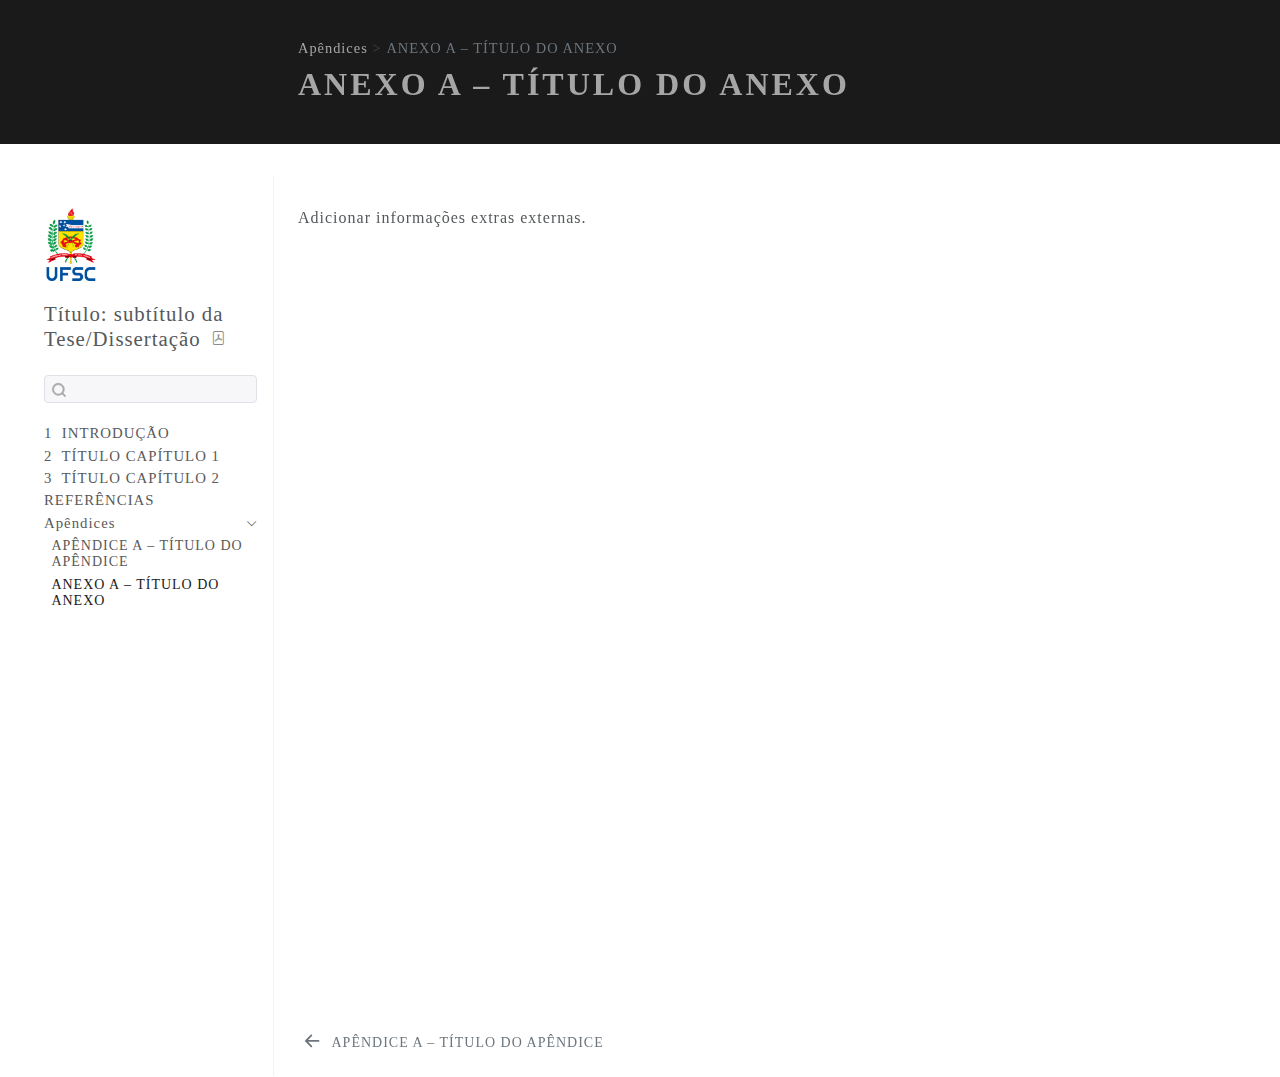
<file: _tese/depois-capitulos/anexo-a.html>
<!DOCTYPE html>
<html xmlns="http://www.w3.org/1999/xhtml" lang="pt-BR" xml:lang="pt-BR"><head>

<meta charset="utf-8">
<meta name="generator" content="quarto-1.7.31">

<meta name="viewport" content="width=device-width, initial-scale=1.0, user-scalable=yes">


<title>ANEXO A – TÍTULO DO ANEXO – Título: subtítulo da Tese/Dissertação</title>
<style>
code{white-space: pre-wrap;}
span.smallcaps{font-variant: small-caps;}
div.columns{display: flex; gap: min(4vw, 1.5em);}
div.column{flex: auto; overflow-x: auto;}
div.hanging-indent{margin-left: 1.5em; text-indent: -1.5em;}
ul.task-list{list-style: none;}
ul.task-list li input[type="checkbox"] {
  width: 0.8em;
  margin: 0 0.8em 0.2em -1em; /* quarto-specific, see https://github.com/quarto-dev/quarto-cli/issues/4556 */ 
  vertical-align: middle;
}
</style>


<script src="../site_libs/quarto-nav/quarto-nav.js"></script>
<script src="../site_libs/quarto-nav/headroom.min.js"></script>
<script src="../site_libs/clipboard/clipboard.min.js"></script>
<script src="../site_libs/quarto-search/autocomplete.umd.js"></script>
<script src="../site_libs/quarto-search/fuse.min.js"></script>
<script src="../site_libs/quarto-search/quarto-search.js"></script>
<meta name="quarto:offset" content="../">
<link href="../depois-capitulos/apendice-a.html" rel="prev">
<link href="../imagens/favicon.ico" rel="icon">
<script src="../site_libs/quarto-html/quarto.js" type="module"></script>
<script src="../site_libs/quarto-html/tabsets/tabsets.js" type="module"></script>
<script src="../site_libs/quarto-html/popper.min.js"></script>
<script src="../site_libs/quarto-html/tippy.umd.min.js"></script>
<script src="../site_libs/quarto-html/anchor.min.js"></script>
<link href="../site_libs/quarto-html/tippy.css" rel="stylesheet">
<link href="../site_libs/quarto-html/quarto-syntax-highlighting-f1f3b3fd89b16212fde59a2af78f1759.css" rel="stylesheet" id="quarto-text-highlighting-styles">
<script src="../site_libs/bootstrap/bootstrap.min.js"></script>
<link href="../site_libs/bootstrap/bootstrap-icons.css" rel="stylesheet">
<link href="../site_libs/bootstrap/bootstrap-4a09896bf0ad9ceab75c7c07e91886da.min.css" rel="stylesheet" append-hash="true" id="quarto-bootstrap" data-mode="light">
<script id="quarto-search-options" type="application/json">{
  "location": "sidebar",
  "copy-button": false,
  "collapse-after": 3,
  "panel-placement": "start",
  "type": "textbox",
  "limit": 50,
  "keyboard-shortcut": [
    "f",
    "/",
    "s"
  ],
  "show-item-context": false,
  "language": {
    "search-no-results-text": "Nenhum resultado",
    "search-matching-documents-text": "documentos correspondentes",
    "search-copy-link-title": "Copiar link para a busca",
    "search-hide-matches-text": "Esconder correspondências adicionais",
    "search-more-match-text": "mais correspondência neste documento",
    "search-more-matches-text": "mais correspondências neste documento",
    "search-clear-button-title": "Limpar",
    "search-text-placeholder": "",
    "search-detached-cancel-button-title": "Cancelar",
    "search-submit-button-title": "Enviar",
    "search-label": "Procurar"
  }
}</script>


<link rel="stylesheet" href="../site_libs/quarto-contrib/quarto-project/tese-ufsc/style.css">
</head>

<body class="nav-sidebar floating quarto-light">

<div id="quarto-search-results"></div>
  <header id="quarto-header" class="headroom fixed-top quarto-banner">
  <nav class="quarto-secondary-nav">
    <div class="container-fluid d-flex">
      <button type="button" class="quarto-btn-toggle btn" data-bs-toggle="collapse" role="button" data-bs-target=".quarto-sidebar-collapse-item" aria-controls="quarto-sidebar" aria-expanded="false" aria-label="Alternar barra lateral" onclick="if (window.quartoToggleHeadroom) { window.quartoToggleHeadroom(); }">
        <i class="bi bi-layout-text-sidebar-reverse"></i>
      </button>
        <nav class="quarto-page-breadcrumbs" aria-label="breadcrumb"><ol class="breadcrumb"><li class="breadcrumb-item"><a href="../depois-capitulos/apendice-a.html">Apêndices</a></li><li class="breadcrumb-item"><a href="../depois-capitulos/anexo-a.html">ANEXO A – TÍTULO DO ANEXO</a></li></ol></nav>
        <a class="flex-grow-1" role="navigation" data-bs-toggle="collapse" data-bs-target=".quarto-sidebar-collapse-item" aria-controls="quarto-sidebar" aria-expanded="false" aria-label="Alternar barra lateral" onclick="if (window.quartoToggleHeadroom) { window.quartoToggleHeadroom(); }">      
        </a>
      <button type="button" class="btn quarto-search-button" aria-label="Procurar" onclick="window.quartoOpenSearch();">
        <i class="bi bi-search"></i>
      </button>
    </div>
  </nav>
</header>
<!-- content -->
<header id="title-block-header" class="quarto-title-block default page-columns page-full">
  <div class="quarto-title-banner page-columns page-full">
    <div class="quarto-title column-page-right"><nav class="quarto-page-breadcrumbs quarto-title-breadcrumbs d-none d-lg-block" aria-label="breadcrumb"><ol class="breadcrumb"><li class="breadcrumb-item"><a href="../depois-capitulos/apendice-a.html">Apêndices</a></li><li class="breadcrumb-item"><a href="../depois-capitulos/anexo-a.html">ANEXO A – TÍTULO DO ANEXO</a></li></ol></nav>
      <h1 class="title">ANEXO A – TÍTULO DO ANEXO</h1>
                      </div>
  </div>
    
  
  <div class="quarto-title-meta column-page-right">

      
    
      
    </div>
    
  
  </header><div id="quarto-content" class="quarto-container page-columns page-rows-contents page-layout-full">
<!-- sidebar -->
  <nav id="quarto-sidebar" class="sidebar collapse collapse-horizontal quarto-sidebar-collapse-item sidebar-navigation floating overflow-auto">
    <div class="pt-lg-2 mt-2 text-left sidebar-header sidebar-header-stacked">
      <a href="../index.html" class="sidebar-logo-link">
      <img src="../imagens/brasao-UFSC.png" alt="Brasão da UFSC" class="sidebar-logo py-0 d-lg-inline d-none">
      </a>
    <div class="sidebar-title mb-0 py-0">
      <a href="../">Título: subtítulo da Tese/Dissertação</a> 
        <div class="sidebar-tools-main">
    <a href="../tese-ufsc.pdf" title="Baixar PDF" class="quarto-navigation-tool px-1" aria-label="Baixar PDF"><i class="bi bi-file-pdf"></i></a>
</div>
    </div>
      </div>
        <div class="mt-2 flex-shrink-0 align-items-center">
        <div class="sidebar-search">
        <div id="quarto-search" class="" title="Procurar"></div>
        </div>
        </div>
    <div class="sidebar-menu-container"> 
    <ul class="list-unstyled mt-1">
        <li class="sidebar-item">
  <div class="sidebar-item-container"> 
  <a href="../index.html" class="sidebar-item-text sidebar-link">
 <span class="menu-text"><span class="chapter-number">1</span>&nbsp; <span class="chapter-title">INTRODUÇÃO</span></span></a>
  </div>
</li>
        <li class="sidebar-item">
  <div class="sidebar-item-container"> 
  <a href="../capitulos/capitulo1.html" class="sidebar-item-text sidebar-link">
 <span class="menu-text"><span class="chapter-number">2</span>&nbsp; <span class="chapter-title">TÍTULO CAPÍTULO 1</span></span></a>
  </div>
</li>
        <li class="sidebar-item">
  <div class="sidebar-item-container"> 
  <a href="../capitulos/capitulo2.html" class="sidebar-item-text sidebar-link">
 <span class="menu-text"><span class="chapter-number">3</span>&nbsp; <span class="chapter-title">TÍTULO CAPÍTULO 2</span></span></a>
  </div>
</li>
        <li class="sidebar-item">
  <div class="sidebar-item-container"> 
  <a href="../depois-capitulos/references.html" class="sidebar-item-text sidebar-link">
 <span class="menu-text">REFERÊNCIAS</span></a>
  </div>
</li>
        <li class="sidebar-item sidebar-item-section">
      <div class="sidebar-item-container"> 
            <a class="sidebar-item-text sidebar-link text-start" data-bs-toggle="collapse" data-bs-target="#quarto-sidebar-section-1" role="navigation" aria-expanded="true">
 <span class="menu-text">Apêndices</span></a>
          <a class="sidebar-item-toggle text-start" data-bs-toggle="collapse" data-bs-target="#quarto-sidebar-section-1" role="navigation" aria-expanded="true" aria-label="Alternar seção">
            <i class="bi bi-chevron-right ms-2"></i>
          </a> 
      </div>
      <ul id="quarto-sidebar-section-1" class="collapse list-unstyled sidebar-section depth1 show">  
          <li class="sidebar-item">
  <div class="sidebar-item-container"> 
  <a href="../depois-capitulos/apendice-a.html" class="sidebar-item-text sidebar-link">
 <span class="menu-text">APÊNDICE A – TÍTULO DO APÊNDICE</span></a>
  </div>
</li>
          <li class="sidebar-item">
  <div class="sidebar-item-container"> 
  <a href="../depois-capitulos/anexo-a.html" class="sidebar-item-text sidebar-link active">
 <span class="menu-text">ANEXO A – TÍTULO DO ANEXO</span></a>
  </div>
</li>
      </ul>
  </li>
    </ul>
    </div>
</nav>
<div id="quarto-sidebar-glass" class="quarto-sidebar-collapse-item" data-bs-toggle="collapse" data-bs-target=".quarto-sidebar-collapse-item"></div>
<!-- margin-sidebar -->
    <div id="quarto-margin-sidebar" class="sidebar margin-sidebar zindex-bottom">
        
    </div>
<!-- main -->
<main class="content quarto-banner-title-block column-page-right" id="quarto-document-content">





<p>Adicionar informações extras externas.</p>



<a onclick="window.scrollTo(0, 0); return false;" role="button" id="quarto-back-to-top"><i class="bi bi-arrow-up"></i> De volta ao topo</a></main> <!-- /main -->
<script id="quarto-html-after-body" type="application/javascript">
  window.document.addEventListener("DOMContentLoaded", function (event) {
    const icon = "";
    const anchorJS = new window.AnchorJS();
    anchorJS.options = {
      placement: 'right',
      icon: icon
    };
    anchorJS.add('.anchored');
    const isCodeAnnotation = (el) => {
      for (const clz of el.classList) {
        if (clz.startsWith('code-annotation-')) {                     
          return true;
        }
      }
      return false;
    }
    const onCopySuccess = function(e) {
      // button target
      const button = e.trigger;
      // don't keep focus
      button.blur();
      // flash "checked"
      button.classList.add('code-copy-button-checked');
      var currentTitle = button.getAttribute("title");
      button.setAttribute("title", "Copiada");
      let tooltip;
      if (window.bootstrap) {
        button.setAttribute("data-bs-toggle", "tooltip");
        button.setAttribute("data-bs-placement", "left");
        button.setAttribute("data-bs-title", "Copiada");
        tooltip = new bootstrap.Tooltip(button, 
          { trigger: "manual", 
            customClass: "code-copy-button-tooltip",
            offset: [0, -8]});
        tooltip.show();    
      }
      setTimeout(function() {
        if (tooltip) {
          tooltip.hide();
          button.removeAttribute("data-bs-title");
          button.removeAttribute("data-bs-toggle");
          button.removeAttribute("data-bs-placement");
        }
        button.setAttribute("title", currentTitle);
        button.classList.remove('code-copy-button-checked');
      }, 1000);
      // clear code selection
      e.clearSelection();
    }
    const getTextToCopy = function(trigger) {
        const codeEl = trigger.previousElementSibling.cloneNode(true);
        for (const childEl of codeEl.children) {
          if (isCodeAnnotation(childEl)) {
            childEl.remove();
          }
        }
        return codeEl.innerText;
    }
    const clipboard = new window.ClipboardJS('.code-copy-button:not([data-in-quarto-modal])', {
      text: getTextToCopy
    });
    clipboard.on('success', onCopySuccess);
    if (window.document.getElementById('quarto-embedded-source-code-modal')) {
      const clipboardModal = new window.ClipboardJS('.code-copy-button[data-in-quarto-modal]', {
        text: getTextToCopy,
        container: window.document.getElementById('quarto-embedded-source-code-modal')
      });
      clipboardModal.on('success', onCopySuccess);
    }
      var localhostRegex = new RegExp(/^(?:http|https):\/\/localhost\:?[0-9]*\//);
      var mailtoRegex = new RegExp(/^mailto:/);
        var filterRegex = new RegExp('/' + window.location.host + '/');
      var isInternal = (href) => {
          return filterRegex.test(href) || localhostRegex.test(href) || mailtoRegex.test(href);
      }
      // Inspect non-navigation links and adorn them if external
     var links = window.document.querySelectorAll('a[href]:not(.nav-link):not(.navbar-brand):not(.toc-action):not(.sidebar-link):not(.sidebar-item-toggle):not(.pagination-link):not(.no-external):not([aria-hidden]):not(.dropdown-item):not(.quarto-navigation-tool):not(.about-link)');
      for (var i=0; i<links.length; i++) {
        const link = links[i];
        if (!isInternal(link.href)) {
          // undo the damage that might have been done by quarto-nav.js in the case of
          // links that we want to consider external
          if (link.dataset.originalHref !== undefined) {
            link.href = link.dataset.originalHref;
          }
        }
      }
    function tippyHover(el, contentFn, onTriggerFn, onUntriggerFn) {
      const config = {
        allowHTML: true,
        maxWidth: 500,
        delay: 100,
        arrow: false,
        appendTo: function(el) {
            return el.parentElement;
        },
        interactive: true,
        interactiveBorder: 10,
        theme: 'quarto',
        placement: 'bottom-start',
      };
      if (contentFn) {
        config.content = contentFn;
      }
      if (onTriggerFn) {
        config.onTrigger = onTriggerFn;
      }
      if (onUntriggerFn) {
        config.onUntrigger = onUntriggerFn;
      }
      window.tippy(el, config); 
    }
    const noterefs = window.document.querySelectorAll('a[role="doc-noteref"]');
    for (var i=0; i<noterefs.length; i++) {
      const ref = noterefs[i];
      tippyHover(ref, function() {
        // use id or data attribute instead here
        let href = ref.getAttribute('data-footnote-href') || ref.getAttribute('href');
        try { href = new URL(href).hash; } catch {}
        const id = href.replace(/^#\/?/, "");
        const note = window.document.getElementById(id);
        if (note) {
          return note.innerHTML;
        } else {
          return "";
        }
      });
    }
    const xrefs = window.document.querySelectorAll('a.quarto-xref');
    const processXRef = (id, note) => {
      // Strip column container classes
      const stripColumnClz = (el) => {
        el.classList.remove("page-full", "page-columns");
        if (el.children) {
          for (const child of el.children) {
            stripColumnClz(child);
          }
        }
      }
      stripColumnClz(note)
      if (id === null || id.startsWith('sec-')) {
        // Special case sections, only their first couple elements
        const container = document.createElement("div");
        if (note.children && note.children.length > 2) {
          container.appendChild(note.children[0].cloneNode(true));
          for (let i = 1; i < note.children.length; i++) {
            const child = note.children[i];
            if (child.tagName === "P" && child.innerText === "") {
              continue;
            } else {
              container.appendChild(child.cloneNode(true));
              break;
            }
          }
          if (window.Quarto?.typesetMath) {
            window.Quarto.typesetMath(container);
          }
          return container.innerHTML
        } else {
          if (window.Quarto?.typesetMath) {
            window.Quarto.typesetMath(note);
          }
          return note.innerHTML;
        }
      } else {
        // Remove any anchor links if they are present
        const anchorLink = note.querySelector('a.anchorjs-link');
        if (anchorLink) {
          anchorLink.remove();
        }
        if (window.Quarto?.typesetMath) {
          window.Quarto.typesetMath(note);
        }
        if (note.classList.contains("callout")) {
          return note.outerHTML;
        } else {
          return note.innerHTML;
        }
      }
    }
    for (var i=0; i<xrefs.length; i++) {
      const xref = xrefs[i];
      tippyHover(xref, undefined, function(instance) {
        instance.disable();
        let url = xref.getAttribute('href');
        let hash = undefined; 
        if (url.startsWith('#')) {
          hash = url;
        } else {
          try { hash = new URL(url).hash; } catch {}
        }
        if (hash) {
          const id = hash.replace(/^#\/?/, "");
          const note = window.document.getElementById(id);
          if (note !== null) {
            try {
              const html = processXRef(id, note.cloneNode(true));
              instance.setContent(html);
            } finally {
              instance.enable();
              instance.show();
            }
          } else {
            // See if we can fetch this
            fetch(url.split('#')[0])
            .then(res => res.text())
            .then(html => {
              const parser = new DOMParser();
              const htmlDoc = parser.parseFromString(html, "text/html");
              const note = htmlDoc.getElementById(id);
              if (note !== null) {
                const html = processXRef(id, note);
                instance.setContent(html);
              } 
            }).finally(() => {
              instance.enable();
              instance.show();
            });
          }
        } else {
          // See if we can fetch a full url (with no hash to target)
          // This is a special case and we should probably do some content thinning / targeting
          fetch(url)
          .then(res => res.text())
          .then(html => {
            const parser = new DOMParser();
            const htmlDoc = parser.parseFromString(html, "text/html");
            const note = htmlDoc.querySelector('main.content');
            if (note !== null) {
              // This should only happen for chapter cross references
              // (since there is no id in the URL)
              // remove the first header
              if (note.children.length > 0 && note.children[0].tagName === "HEADER") {
                note.children[0].remove();
              }
              const html = processXRef(null, note);
              instance.setContent(html);
            } 
          }).finally(() => {
            instance.enable();
            instance.show();
          });
        }
      }, function(instance) {
      });
    }
        let selectedAnnoteEl;
        const selectorForAnnotation = ( cell, annotation) => {
          let cellAttr = 'data-code-cell="' + cell + '"';
          let lineAttr = 'data-code-annotation="' +  annotation + '"';
          const selector = 'span[' + cellAttr + '][' + lineAttr + ']';
          return selector;
        }
        const selectCodeLines = (annoteEl) => {
          const doc = window.document;
          const targetCell = annoteEl.getAttribute("data-target-cell");
          const targetAnnotation = annoteEl.getAttribute("data-target-annotation");
          const annoteSpan = window.document.querySelector(selectorForAnnotation(targetCell, targetAnnotation));
          const lines = annoteSpan.getAttribute("data-code-lines").split(",");
          const lineIds = lines.map((line) => {
            return targetCell + "-" + line;
          })
          let top = null;
          let height = null;
          let parent = null;
          if (lineIds.length > 0) {
              //compute the position of the single el (top and bottom and make a div)
              const el = window.document.getElementById(lineIds[0]);
              top = el.offsetTop;
              height = el.offsetHeight;
              parent = el.parentElement.parentElement;
            if (lineIds.length > 1) {
              const lastEl = window.document.getElementById(lineIds[lineIds.length - 1]);
              const bottom = lastEl.offsetTop + lastEl.offsetHeight;
              height = bottom - top;
            }
            if (top !== null && height !== null && parent !== null) {
              // cook up a div (if necessary) and position it 
              let div = window.document.getElementById("code-annotation-line-highlight");
              if (div === null) {
                div = window.document.createElement("div");
                div.setAttribute("id", "code-annotation-line-highlight");
                div.style.position = 'absolute';
                parent.appendChild(div);
              }
              div.style.top = top - 2 + "px";
              div.style.height = height + 4 + "px";
              div.style.left = 0;
              let gutterDiv = window.document.getElementById("code-annotation-line-highlight-gutter");
              if (gutterDiv === null) {
                gutterDiv = window.document.createElement("div");
                gutterDiv.setAttribute("id", "code-annotation-line-highlight-gutter");
                gutterDiv.style.position = 'absolute';
                const codeCell = window.document.getElementById(targetCell);
                const gutter = codeCell.querySelector('.code-annotation-gutter');
                gutter.appendChild(gutterDiv);
              }
              gutterDiv.style.top = top - 2 + "px";
              gutterDiv.style.height = height + 4 + "px";
            }
            selectedAnnoteEl = annoteEl;
          }
        };
        const unselectCodeLines = () => {
          const elementsIds = ["code-annotation-line-highlight", "code-annotation-line-highlight-gutter"];
          elementsIds.forEach((elId) => {
            const div = window.document.getElementById(elId);
            if (div) {
              div.remove();
            }
          });
          selectedAnnoteEl = undefined;
        };
          // Handle positioning of the toggle
      window.addEventListener(
        "resize",
        throttle(() => {
          elRect = undefined;
          if (selectedAnnoteEl) {
            selectCodeLines(selectedAnnoteEl);
          }
        }, 10)
      );
      function throttle(fn, ms) {
      let throttle = false;
      let timer;
        return (...args) => {
          if(!throttle) { // first call gets through
              fn.apply(this, args);
              throttle = true;
          } else { // all the others get throttled
              if(timer) clearTimeout(timer); // cancel #2
              timer = setTimeout(() => {
                fn.apply(this, args);
                timer = throttle = false;
              }, ms);
          }
        };
      }
        // Attach click handler to the DT
        const annoteDls = window.document.querySelectorAll('dt[data-target-cell]');
        for (const annoteDlNode of annoteDls) {
          annoteDlNode.addEventListener('click', (event) => {
            const clickedEl = event.target;
            if (clickedEl !== selectedAnnoteEl) {
              unselectCodeLines();
              const activeEl = window.document.querySelector('dt[data-target-cell].code-annotation-active');
              if (activeEl) {
                activeEl.classList.remove('code-annotation-active');
              }
              selectCodeLines(clickedEl);
              clickedEl.classList.add('code-annotation-active');
            } else {
              // Unselect the line
              unselectCodeLines();
              clickedEl.classList.remove('code-annotation-active');
            }
          });
        }
    const findCites = (el) => {
      const parentEl = el.parentElement;
      if (parentEl) {
        const cites = parentEl.dataset.cites;
        if (cites) {
          return {
            el,
            cites: cites.split(' ')
          };
        } else {
          return findCites(el.parentElement)
        }
      } else {
        return undefined;
      }
    };
    var bibliorefs = window.document.querySelectorAll('a[role="doc-biblioref"]');
    for (var i=0; i<bibliorefs.length; i++) {
      const ref = bibliorefs[i];
      const citeInfo = findCites(ref);
      if (citeInfo) {
        tippyHover(citeInfo.el, function() {
          var popup = window.document.createElement('div');
          citeInfo.cites.forEach(function(cite) {
            var citeDiv = window.document.createElement('div');
            citeDiv.classList.add('hanging-indent');
            citeDiv.classList.add('csl-entry');
            var biblioDiv = window.document.getElementById('ref-' + cite);
            if (biblioDiv) {
              citeDiv.innerHTML = biblioDiv.innerHTML;
            }
            popup.appendChild(citeDiv);
          });
          return popup.innerHTML;
        });
      }
    }
  });
  </script>
<nav class="page-navigation column-page-right">
  <div class="nav-page nav-page-previous">
      <a href="../depois-capitulos/apendice-a.html" class="pagination-link" aria-label="APÊNDICE A -- TÍTULO DO APÊNDICE">
        <i class="bi bi-arrow-left-short"></i> <span class="nav-page-text">APÊNDICE A – TÍTULO DO APÊNDICE</span>
      </a>          
  </div>
  <div class="nav-page nav-page-next">
  </div>
</nav>
</div> <!-- /content -->




</body></html>
</file>
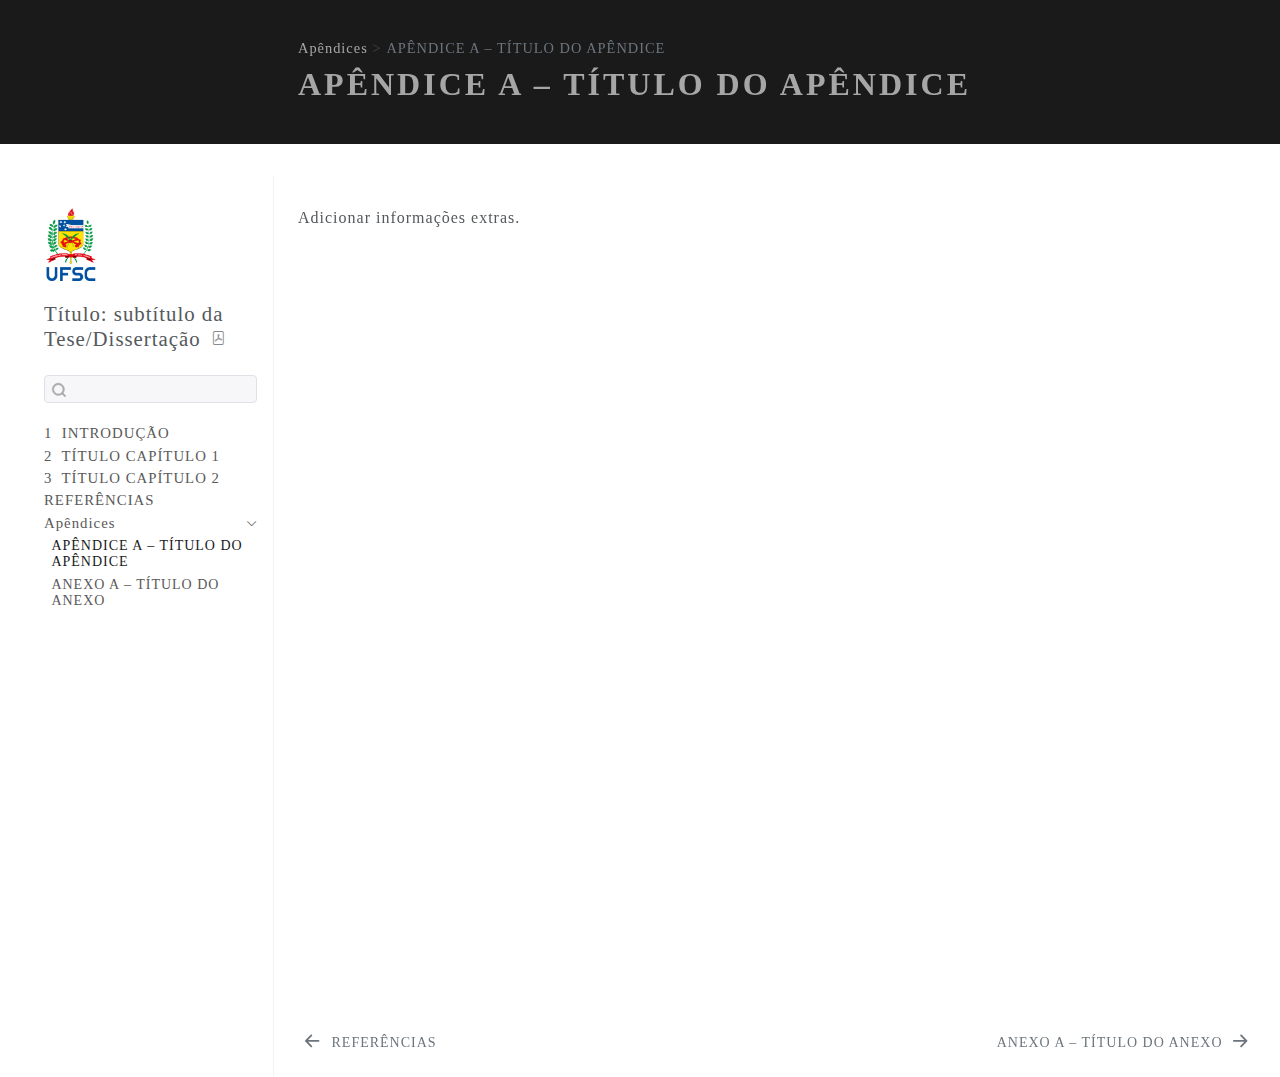
<file: _tese/depois-capitulos/apendice-a.html>
<!DOCTYPE html>
<html xmlns="http://www.w3.org/1999/xhtml" lang="pt-BR" xml:lang="pt-BR"><head>

<meta charset="utf-8">
<meta name="generator" content="quarto-1.7.31">

<meta name="viewport" content="width=device-width, initial-scale=1.0, user-scalable=yes">


<title>APÊNDICE A – TÍTULO DO APÊNDICE – Título: subtítulo da Tese/Dissertação</title>
<style>
code{white-space: pre-wrap;}
span.smallcaps{font-variant: small-caps;}
div.columns{display: flex; gap: min(4vw, 1.5em);}
div.column{flex: auto; overflow-x: auto;}
div.hanging-indent{margin-left: 1.5em; text-indent: -1.5em;}
ul.task-list{list-style: none;}
ul.task-list li input[type="checkbox"] {
  width: 0.8em;
  margin: 0 0.8em 0.2em -1em; /* quarto-specific, see https://github.com/quarto-dev/quarto-cli/issues/4556 */ 
  vertical-align: middle;
}
</style>


<script src="../site_libs/quarto-nav/quarto-nav.js"></script>
<script src="../site_libs/quarto-nav/headroom.min.js"></script>
<script src="../site_libs/clipboard/clipboard.min.js"></script>
<script src="../site_libs/quarto-search/autocomplete.umd.js"></script>
<script src="../site_libs/quarto-search/fuse.min.js"></script>
<script src="../site_libs/quarto-search/quarto-search.js"></script>
<meta name="quarto:offset" content="../">
<link href="../depois-capitulos/anexo-a.html" rel="next">
<link href="../depois-capitulos/references.html" rel="prev">
<link href="../imagens/favicon.ico" rel="icon">
<script src="../site_libs/quarto-html/quarto.js" type="module"></script>
<script src="../site_libs/quarto-html/tabsets/tabsets.js" type="module"></script>
<script src="../site_libs/quarto-html/popper.min.js"></script>
<script src="../site_libs/quarto-html/tippy.umd.min.js"></script>
<script src="../site_libs/quarto-html/anchor.min.js"></script>
<link href="../site_libs/quarto-html/tippy.css" rel="stylesheet">
<link href="../site_libs/quarto-html/quarto-syntax-highlighting-f1f3b3fd89b16212fde59a2af78f1759.css" rel="stylesheet" id="quarto-text-highlighting-styles">
<script src="../site_libs/bootstrap/bootstrap.min.js"></script>
<link href="../site_libs/bootstrap/bootstrap-icons.css" rel="stylesheet">
<link href="../site_libs/bootstrap/bootstrap-4a09896bf0ad9ceab75c7c07e91886da.min.css" rel="stylesheet" append-hash="true" id="quarto-bootstrap" data-mode="light">
<script id="quarto-search-options" type="application/json">{
  "location": "sidebar",
  "copy-button": false,
  "collapse-after": 3,
  "panel-placement": "start",
  "type": "textbox",
  "limit": 50,
  "keyboard-shortcut": [
    "f",
    "/",
    "s"
  ],
  "show-item-context": false,
  "language": {
    "search-no-results-text": "Nenhum resultado",
    "search-matching-documents-text": "documentos correspondentes",
    "search-copy-link-title": "Copiar link para a busca",
    "search-hide-matches-text": "Esconder correspondências adicionais",
    "search-more-match-text": "mais correspondência neste documento",
    "search-more-matches-text": "mais correspondências neste documento",
    "search-clear-button-title": "Limpar",
    "search-text-placeholder": "",
    "search-detached-cancel-button-title": "Cancelar",
    "search-submit-button-title": "Enviar",
    "search-label": "Procurar"
  }
}</script>


<link rel="stylesheet" href="../site_libs/quarto-contrib/quarto-project/tese-ufsc/style.css">
</head>

<body class="nav-sidebar floating quarto-light">

<div id="quarto-search-results"></div>
  <header id="quarto-header" class="headroom fixed-top quarto-banner">
  <nav class="quarto-secondary-nav">
    <div class="container-fluid d-flex">
      <button type="button" class="quarto-btn-toggle btn" data-bs-toggle="collapse" role="button" data-bs-target=".quarto-sidebar-collapse-item" aria-controls="quarto-sidebar" aria-expanded="false" aria-label="Alternar barra lateral" onclick="if (window.quartoToggleHeadroom) { window.quartoToggleHeadroom(); }">
        <i class="bi bi-layout-text-sidebar-reverse"></i>
      </button>
        <nav class="quarto-page-breadcrumbs" aria-label="breadcrumb"><ol class="breadcrumb"><li class="breadcrumb-item"><a href="../depois-capitulos/apendice-a.html">Apêndices</a></li><li class="breadcrumb-item"><a href="../depois-capitulos/apendice-a.html">APÊNDICE A – TÍTULO DO APÊNDICE</a></li></ol></nav>
        <a class="flex-grow-1" role="navigation" data-bs-toggle="collapse" data-bs-target=".quarto-sidebar-collapse-item" aria-controls="quarto-sidebar" aria-expanded="false" aria-label="Alternar barra lateral" onclick="if (window.quartoToggleHeadroom) { window.quartoToggleHeadroom(); }">      
        </a>
      <button type="button" class="btn quarto-search-button" aria-label="Procurar" onclick="window.quartoOpenSearch();">
        <i class="bi bi-search"></i>
      </button>
    </div>
  </nav>
</header>
<!-- content -->
<header id="title-block-header" class="quarto-title-block default page-columns page-full">
  <div class="quarto-title-banner page-columns page-full">
    <div class="quarto-title column-page-right"><nav class="quarto-page-breadcrumbs quarto-title-breadcrumbs d-none d-lg-block" aria-label="breadcrumb"><ol class="breadcrumb"><li class="breadcrumb-item"><a href="../depois-capitulos/apendice-a.html">Apêndices</a></li><li class="breadcrumb-item"><a href="../depois-capitulos/apendice-a.html">APÊNDICE A – TÍTULO DO APÊNDICE</a></li></ol></nav>
      <h1 class="title">APÊNDICE A – TÍTULO DO APÊNDICE</h1>
                      </div>
  </div>
    
  
  <div class="quarto-title-meta column-page-right">

      
    
      
    </div>
    
  
  </header><div id="quarto-content" class="quarto-container page-columns page-rows-contents page-layout-full">
<!-- sidebar -->
  <nav id="quarto-sidebar" class="sidebar collapse collapse-horizontal quarto-sidebar-collapse-item sidebar-navigation floating overflow-auto">
    <div class="pt-lg-2 mt-2 text-left sidebar-header sidebar-header-stacked">
      <a href="../index.html" class="sidebar-logo-link">
      <img src="../imagens/brasao-UFSC.png" alt="Brasão da UFSC" class="sidebar-logo py-0 d-lg-inline d-none">
      </a>
    <div class="sidebar-title mb-0 py-0">
      <a href="../">Título: subtítulo da Tese/Dissertação</a> 
        <div class="sidebar-tools-main">
    <a href="../tese-ufsc.pdf" title="Baixar PDF" class="quarto-navigation-tool px-1" aria-label="Baixar PDF"><i class="bi bi-file-pdf"></i></a>
</div>
    </div>
      </div>
        <div class="mt-2 flex-shrink-0 align-items-center">
        <div class="sidebar-search">
        <div id="quarto-search" class="" title="Procurar"></div>
        </div>
        </div>
    <div class="sidebar-menu-container"> 
    <ul class="list-unstyled mt-1">
        <li class="sidebar-item">
  <div class="sidebar-item-container"> 
  <a href="../index.html" class="sidebar-item-text sidebar-link">
 <span class="menu-text"><span class="chapter-number">1</span>&nbsp; <span class="chapter-title">INTRODUÇÃO</span></span></a>
  </div>
</li>
        <li class="sidebar-item">
  <div class="sidebar-item-container"> 
  <a href="../capitulos/capitulo1.html" class="sidebar-item-text sidebar-link">
 <span class="menu-text"><span class="chapter-number">2</span>&nbsp; <span class="chapter-title">TÍTULO CAPÍTULO 1</span></span></a>
  </div>
</li>
        <li class="sidebar-item">
  <div class="sidebar-item-container"> 
  <a href="../capitulos/capitulo2.html" class="sidebar-item-text sidebar-link">
 <span class="menu-text"><span class="chapter-number">3</span>&nbsp; <span class="chapter-title">TÍTULO CAPÍTULO 2</span></span></a>
  </div>
</li>
        <li class="sidebar-item">
  <div class="sidebar-item-container"> 
  <a href="../depois-capitulos/references.html" class="sidebar-item-text sidebar-link">
 <span class="menu-text">REFERÊNCIAS</span></a>
  </div>
</li>
        <li class="sidebar-item sidebar-item-section">
      <div class="sidebar-item-container"> 
            <a class="sidebar-item-text sidebar-link text-start" data-bs-toggle="collapse" data-bs-target="#quarto-sidebar-section-1" role="navigation" aria-expanded="true">
 <span class="menu-text">Apêndices</span></a>
          <a class="sidebar-item-toggle text-start" data-bs-toggle="collapse" data-bs-target="#quarto-sidebar-section-1" role="navigation" aria-expanded="true" aria-label="Alternar seção">
            <i class="bi bi-chevron-right ms-2"></i>
          </a> 
      </div>
      <ul id="quarto-sidebar-section-1" class="collapse list-unstyled sidebar-section depth1 show">  
          <li class="sidebar-item">
  <div class="sidebar-item-container"> 
  <a href="../depois-capitulos/apendice-a.html" class="sidebar-item-text sidebar-link active">
 <span class="menu-text">APÊNDICE A – TÍTULO DO APÊNDICE</span></a>
  </div>
</li>
          <li class="sidebar-item">
  <div class="sidebar-item-container"> 
  <a href="../depois-capitulos/anexo-a.html" class="sidebar-item-text sidebar-link">
 <span class="menu-text">ANEXO A – TÍTULO DO ANEXO</span></a>
  </div>
</li>
      </ul>
  </li>
    </ul>
    </div>
</nav>
<div id="quarto-sidebar-glass" class="quarto-sidebar-collapse-item" data-bs-toggle="collapse" data-bs-target=".quarto-sidebar-collapse-item"></div>
<!-- margin-sidebar -->
    <div id="quarto-margin-sidebar" class="sidebar margin-sidebar zindex-bottom">
        
    </div>
<!-- main -->
<main class="content quarto-banner-title-block column-page-right" id="quarto-document-content">





<p>Adicionar informações extras.</p>



<a onclick="window.scrollTo(0, 0); return false;" role="button" id="quarto-back-to-top"><i class="bi bi-arrow-up"></i> De volta ao topo</a></main> <!-- /main -->
<script id="quarto-html-after-body" type="application/javascript">
  window.document.addEventListener("DOMContentLoaded", function (event) {
    const icon = "";
    const anchorJS = new window.AnchorJS();
    anchorJS.options = {
      placement: 'right',
      icon: icon
    };
    anchorJS.add('.anchored');
    const isCodeAnnotation = (el) => {
      for (const clz of el.classList) {
        if (clz.startsWith('code-annotation-')) {                     
          return true;
        }
      }
      return false;
    }
    const onCopySuccess = function(e) {
      // button target
      const button = e.trigger;
      // don't keep focus
      button.blur();
      // flash "checked"
      button.classList.add('code-copy-button-checked');
      var currentTitle = button.getAttribute("title");
      button.setAttribute("title", "Copiada");
      let tooltip;
      if (window.bootstrap) {
        button.setAttribute("data-bs-toggle", "tooltip");
        button.setAttribute("data-bs-placement", "left");
        button.setAttribute("data-bs-title", "Copiada");
        tooltip = new bootstrap.Tooltip(button, 
          { trigger: "manual", 
            customClass: "code-copy-button-tooltip",
            offset: [0, -8]});
        tooltip.show();    
      }
      setTimeout(function() {
        if (tooltip) {
          tooltip.hide();
          button.removeAttribute("data-bs-title");
          button.removeAttribute("data-bs-toggle");
          button.removeAttribute("data-bs-placement");
        }
        button.setAttribute("title", currentTitle);
        button.classList.remove('code-copy-button-checked');
      }, 1000);
      // clear code selection
      e.clearSelection();
    }
    const getTextToCopy = function(trigger) {
        const codeEl = trigger.previousElementSibling.cloneNode(true);
        for (const childEl of codeEl.children) {
          if (isCodeAnnotation(childEl)) {
            childEl.remove();
          }
        }
        return codeEl.innerText;
    }
    const clipboard = new window.ClipboardJS('.code-copy-button:not([data-in-quarto-modal])', {
      text: getTextToCopy
    });
    clipboard.on('success', onCopySuccess);
    if (window.document.getElementById('quarto-embedded-source-code-modal')) {
      const clipboardModal = new window.ClipboardJS('.code-copy-button[data-in-quarto-modal]', {
        text: getTextToCopy,
        container: window.document.getElementById('quarto-embedded-source-code-modal')
      });
      clipboardModal.on('success', onCopySuccess);
    }
      var localhostRegex = new RegExp(/^(?:http|https):\/\/localhost\:?[0-9]*\//);
      var mailtoRegex = new RegExp(/^mailto:/);
        var filterRegex = new RegExp('/' + window.location.host + '/');
      var isInternal = (href) => {
          return filterRegex.test(href) || localhostRegex.test(href) || mailtoRegex.test(href);
      }
      // Inspect non-navigation links and adorn them if external
     var links = window.document.querySelectorAll('a[href]:not(.nav-link):not(.navbar-brand):not(.toc-action):not(.sidebar-link):not(.sidebar-item-toggle):not(.pagination-link):not(.no-external):not([aria-hidden]):not(.dropdown-item):not(.quarto-navigation-tool):not(.about-link)');
      for (var i=0; i<links.length; i++) {
        const link = links[i];
        if (!isInternal(link.href)) {
          // undo the damage that might have been done by quarto-nav.js in the case of
          // links that we want to consider external
          if (link.dataset.originalHref !== undefined) {
            link.href = link.dataset.originalHref;
          }
        }
      }
    function tippyHover(el, contentFn, onTriggerFn, onUntriggerFn) {
      const config = {
        allowHTML: true,
        maxWidth: 500,
        delay: 100,
        arrow: false,
        appendTo: function(el) {
            return el.parentElement;
        },
        interactive: true,
        interactiveBorder: 10,
        theme: 'quarto',
        placement: 'bottom-start',
      };
      if (contentFn) {
        config.content = contentFn;
      }
      if (onTriggerFn) {
        config.onTrigger = onTriggerFn;
      }
      if (onUntriggerFn) {
        config.onUntrigger = onUntriggerFn;
      }
      window.tippy(el, config); 
    }
    const noterefs = window.document.querySelectorAll('a[role="doc-noteref"]');
    for (var i=0; i<noterefs.length; i++) {
      const ref = noterefs[i];
      tippyHover(ref, function() {
        // use id or data attribute instead here
        let href = ref.getAttribute('data-footnote-href') || ref.getAttribute('href');
        try { href = new URL(href).hash; } catch {}
        const id = href.replace(/^#\/?/, "");
        const note = window.document.getElementById(id);
        if (note) {
          return note.innerHTML;
        } else {
          return "";
        }
      });
    }
    const xrefs = window.document.querySelectorAll('a.quarto-xref');
    const processXRef = (id, note) => {
      // Strip column container classes
      const stripColumnClz = (el) => {
        el.classList.remove("page-full", "page-columns");
        if (el.children) {
          for (const child of el.children) {
            stripColumnClz(child);
          }
        }
      }
      stripColumnClz(note)
      if (id === null || id.startsWith('sec-')) {
        // Special case sections, only their first couple elements
        const container = document.createElement("div");
        if (note.children && note.children.length > 2) {
          container.appendChild(note.children[0].cloneNode(true));
          for (let i = 1; i < note.children.length; i++) {
            const child = note.children[i];
            if (child.tagName === "P" && child.innerText === "") {
              continue;
            } else {
              container.appendChild(child.cloneNode(true));
              break;
            }
          }
          if (window.Quarto?.typesetMath) {
            window.Quarto.typesetMath(container);
          }
          return container.innerHTML
        } else {
          if (window.Quarto?.typesetMath) {
            window.Quarto.typesetMath(note);
          }
          return note.innerHTML;
        }
      } else {
        // Remove any anchor links if they are present
        const anchorLink = note.querySelector('a.anchorjs-link');
        if (anchorLink) {
          anchorLink.remove();
        }
        if (window.Quarto?.typesetMath) {
          window.Quarto.typesetMath(note);
        }
        if (note.classList.contains("callout")) {
          return note.outerHTML;
        } else {
          return note.innerHTML;
        }
      }
    }
    for (var i=0; i<xrefs.length; i++) {
      const xref = xrefs[i];
      tippyHover(xref, undefined, function(instance) {
        instance.disable();
        let url = xref.getAttribute('href');
        let hash = undefined; 
        if (url.startsWith('#')) {
          hash = url;
        } else {
          try { hash = new URL(url).hash; } catch {}
        }
        if (hash) {
          const id = hash.replace(/^#\/?/, "");
          const note = window.document.getElementById(id);
          if (note !== null) {
            try {
              const html = processXRef(id, note.cloneNode(true));
              instance.setContent(html);
            } finally {
              instance.enable();
              instance.show();
            }
          } else {
            // See if we can fetch this
            fetch(url.split('#')[0])
            .then(res => res.text())
            .then(html => {
              const parser = new DOMParser();
              const htmlDoc = parser.parseFromString(html, "text/html");
              const note = htmlDoc.getElementById(id);
              if (note !== null) {
                const html = processXRef(id, note);
                instance.setContent(html);
              } 
            }).finally(() => {
              instance.enable();
              instance.show();
            });
          }
        } else {
          // See if we can fetch a full url (with no hash to target)
          // This is a special case and we should probably do some content thinning / targeting
          fetch(url)
          .then(res => res.text())
          .then(html => {
            const parser = new DOMParser();
            const htmlDoc = parser.parseFromString(html, "text/html");
            const note = htmlDoc.querySelector('main.content');
            if (note !== null) {
              // This should only happen for chapter cross references
              // (since there is no id in the URL)
              // remove the first header
              if (note.children.length > 0 && note.children[0].tagName === "HEADER") {
                note.children[0].remove();
              }
              const html = processXRef(null, note);
              instance.setContent(html);
            } 
          }).finally(() => {
            instance.enable();
            instance.show();
          });
        }
      }, function(instance) {
      });
    }
        let selectedAnnoteEl;
        const selectorForAnnotation = ( cell, annotation) => {
          let cellAttr = 'data-code-cell="' + cell + '"';
          let lineAttr = 'data-code-annotation="' +  annotation + '"';
          const selector = 'span[' + cellAttr + '][' + lineAttr + ']';
          return selector;
        }
        const selectCodeLines = (annoteEl) => {
          const doc = window.document;
          const targetCell = annoteEl.getAttribute("data-target-cell");
          const targetAnnotation = annoteEl.getAttribute("data-target-annotation");
          const annoteSpan = window.document.querySelector(selectorForAnnotation(targetCell, targetAnnotation));
          const lines = annoteSpan.getAttribute("data-code-lines").split(",");
          const lineIds = lines.map((line) => {
            return targetCell + "-" + line;
          })
          let top = null;
          let height = null;
          let parent = null;
          if (lineIds.length > 0) {
              //compute the position of the single el (top and bottom and make a div)
              const el = window.document.getElementById(lineIds[0]);
              top = el.offsetTop;
              height = el.offsetHeight;
              parent = el.parentElement.parentElement;
            if (lineIds.length > 1) {
              const lastEl = window.document.getElementById(lineIds[lineIds.length - 1]);
              const bottom = lastEl.offsetTop + lastEl.offsetHeight;
              height = bottom - top;
            }
            if (top !== null && height !== null && parent !== null) {
              // cook up a div (if necessary) and position it 
              let div = window.document.getElementById("code-annotation-line-highlight");
              if (div === null) {
                div = window.document.createElement("div");
                div.setAttribute("id", "code-annotation-line-highlight");
                div.style.position = 'absolute';
                parent.appendChild(div);
              }
              div.style.top = top - 2 + "px";
              div.style.height = height + 4 + "px";
              div.style.left = 0;
              let gutterDiv = window.document.getElementById("code-annotation-line-highlight-gutter");
              if (gutterDiv === null) {
                gutterDiv = window.document.createElement("div");
                gutterDiv.setAttribute("id", "code-annotation-line-highlight-gutter");
                gutterDiv.style.position = 'absolute';
                const codeCell = window.document.getElementById(targetCell);
                const gutter = codeCell.querySelector('.code-annotation-gutter');
                gutter.appendChild(gutterDiv);
              }
              gutterDiv.style.top = top - 2 + "px";
              gutterDiv.style.height = height + 4 + "px";
            }
            selectedAnnoteEl = annoteEl;
          }
        };
        const unselectCodeLines = () => {
          const elementsIds = ["code-annotation-line-highlight", "code-annotation-line-highlight-gutter"];
          elementsIds.forEach((elId) => {
            const div = window.document.getElementById(elId);
            if (div) {
              div.remove();
            }
          });
          selectedAnnoteEl = undefined;
        };
          // Handle positioning of the toggle
      window.addEventListener(
        "resize",
        throttle(() => {
          elRect = undefined;
          if (selectedAnnoteEl) {
            selectCodeLines(selectedAnnoteEl);
          }
        }, 10)
      );
      function throttle(fn, ms) {
      let throttle = false;
      let timer;
        return (...args) => {
          if(!throttle) { // first call gets through
              fn.apply(this, args);
              throttle = true;
          } else { // all the others get throttled
              if(timer) clearTimeout(timer); // cancel #2
              timer = setTimeout(() => {
                fn.apply(this, args);
                timer = throttle = false;
              }, ms);
          }
        };
      }
        // Attach click handler to the DT
        const annoteDls = window.document.querySelectorAll('dt[data-target-cell]');
        for (const annoteDlNode of annoteDls) {
          annoteDlNode.addEventListener('click', (event) => {
            const clickedEl = event.target;
            if (clickedEl !== selectedAnnoteEl) {
              unselectCodeLines();
              const activeEl = window.document.querySelector('dt[data-target-cell].code-annotation-active');
              if (activeEl) {
                activeEl.classList.remove('code-annotation-active');
              }
              selectCodeLines(clickedEl);
              clickedEl.classList.add('code-annotation-active');
            } else {
              // Unselect the line
              unselectCodeLines();
              clickedEl.classList.remove('code-annotation-active');
            }
          });
        }
    const findCites = (el) => {
      const parentEl = el.parentElement;
      if (parentEl) {
        const cites = parentEl.dataset.cites;
        if (cites) {
          return {
            el,
            cites: cites.split(' ')
          };
        } else {
          return findCites(el.parentElement)
        }
      } else {
        return undefined;
      }
    };
    var bibliorefs = window.document.querySelectorAll('a[role="doc-biblioref"]');
    for (var i=0; i<bibliorefs.length; i++) {
      const ref = bibliorefs[i];
      const citeInfo = findCites(ref);
      if (citeInfo) {
        tippyHover(citeInfo.el, function() {
          var popup = window.document.createElement('div');
          citeInfo.cites.forEach(function(cite) {
            var citeDiv = window.document.createElement('div');
            citeDiv.classList.add('hanging-indent');
            citeDiv.classList.add('csl-entry');
            var biblioDiv = window.document.getElementById('ref-' + cite);
            if (biblioDiv) {
              citeDiv.innerHTML = biblioDiv.innerHTML;
            }
            popup.appendChild(citeDiv);
          });
          return popup.innerHTML;
        });
      }
    }
  });
  </script>
<nav class="page-navigation column-page-right">
  <div class="nav-page nav-page-previous">
      <a href="../depois-capitulos/references.html" class="pagination-link" aria-label="REFERÊNCIAS">
        <i class="bi bi-arrow-left-short"></i> <span class="nav-page-text">REFERÊNCIAS</span>
      </a>          
  </div>
  <div class="nav-page nav-page-next">
      <a href="../depois-capitulos/anexo-a.html" class="pagination-link" aria-label="ANEXO A -- TÍTULO DO ANEXO">
        <span class="nav-page-text">ANEXO A – TÍTULO DO ANEXO</span> <i class="bi bi-arrow-right-short"></i>
      </a>
  </div>
</nav>
</div> <!-- /content -->




</body></html>
</file>
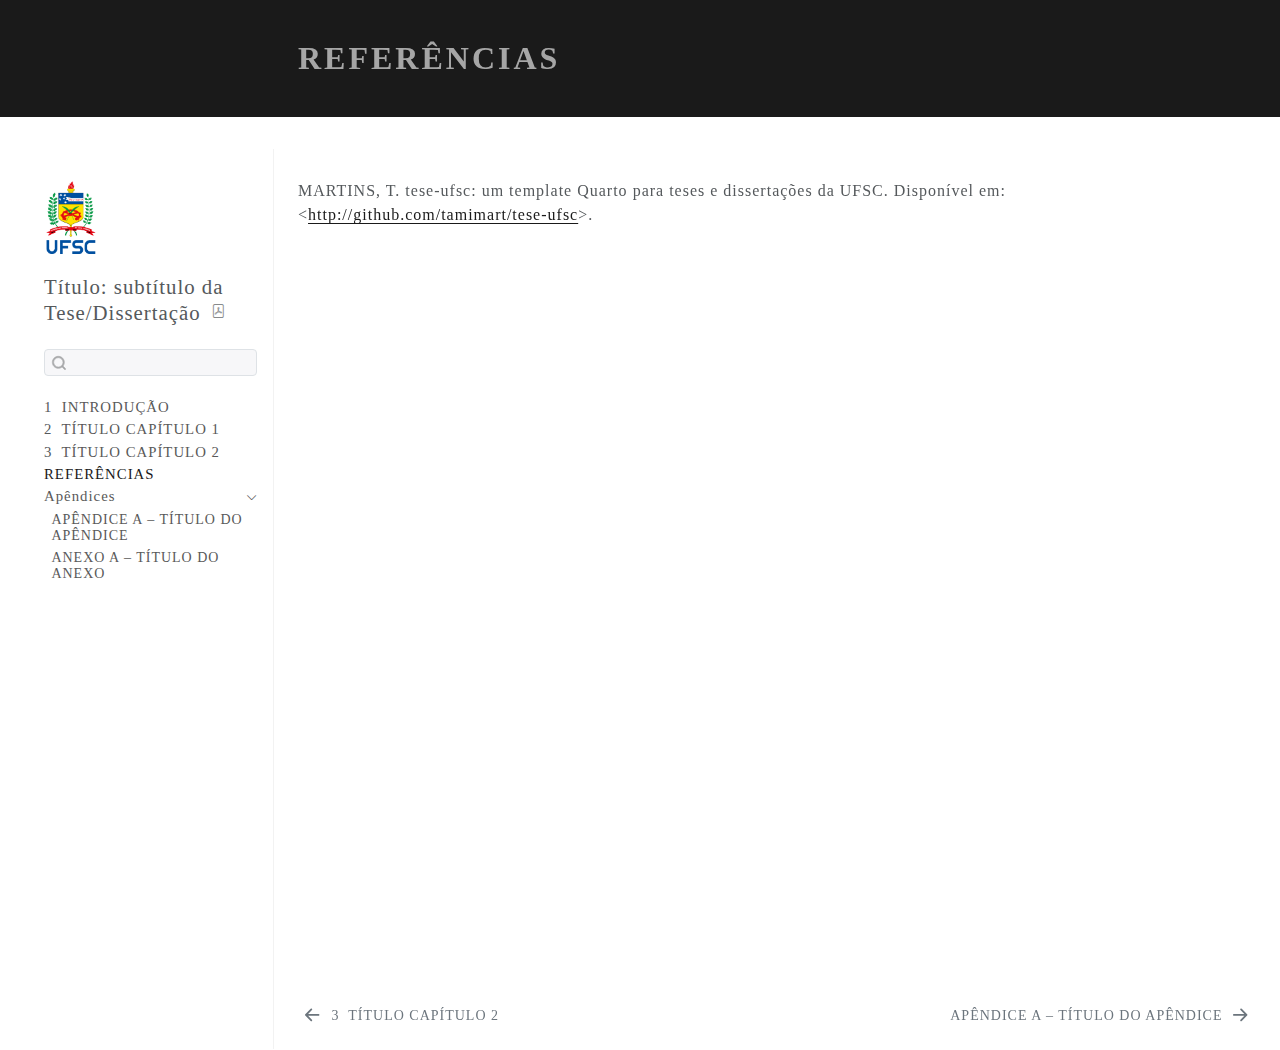
<file: _tese/depois-capitulos/references.html>
<!DOCTYPE html>
<html xmlns="http://www.w3.org/1999/xhtml" lang="pt-BR" xml:lang="pt-BR"><head>

<meta charset="utf-8">
<meta name="generator" content="quarto-1.7.31">

<meta name="viewport" content="width=device-width, initial-scale=1.0, user-scalable=yes">


<title>REFERÊNCIAS – Título: subtítulo da Tese/Dissertação</title>
<style>
code{white-space: pre-wrap;}
span.smallcaps{font-variant: small-caps;}
div.columns{display: flex; gap: min(4vw, 1.5em);}
div.column{flex: auto; overflow-x: auto;}
div.hanging-indent{margin-left: 1.5em; text-indent: -1.5em;}
ul.task-list{list-style: none;}
ul.task-list li input[type="checkbox"] {
  width: 0.8em;
  margin: 0 0.8em 0.2em -1em; /* quarto-specific, see https://github.com/quarto-dev/quarto-cli/issues/4556 */ 
  vertical-align: middle;
}
/* CSS for citations */
div.csl-bib-body { }
div.csl-entry {
  clear: both;
}
.hanging-indent div.csl-entry {
  margin-left:2em;
  text-indent:-2em;
}
div.csl-left-margin {
  min-width:2em;
  float:left;
}
div.csl-right-inline {
  margin-left:2em;
  padding-left:1em;
}
div.csl-indent {
  margin-left: 2em;
}</style>


<script src="../site_libs/quarto-nav/quarto-nav.js"></script>
<script src="../site_libs/quarto-nav/headroom.min.js"></script>
<script src="../site_libs/clipboard/clipboard.min.js"></script>
<script src="../site_libs/quarto-search/autocomplete.umd.js"></script>
<script src="../site_libs/quarto-search/fuse.min.js"></script>
<script src="../site_libs/quarto-search/quarto-search.js"></script>
<meta name="quarto:offset" content="../">
<link href="../depois-capitulos/apendice-a.html" rel="next">
<link href="../capitulos/capitulo2.html" rel="prev">
<link href="../imagens/favicon.ico" rel="icon">
<script src="../site_libs/quarto-html/quarto.js" type="module"></script>
<script src="../site_libs/quarto-html/tabsets/tabsets.js" type="module"></script>
<script src="../site_libs/quarto-html/popper.min.js"></script>
<script src="../site_libs/quarto-html/tippy.umd.min.js"></script>
<script src="../site_libs/quarto-html/anchor.min.js"></script>
<link href="../site_libs/quarto-html/tippy.css" rel="stylesheet">
<link href="../site_libs/quarto-html/quarto-syntax-highlighting-f1f3b3fd89b16212fde59a2af78f1759.css" rel="stylesheet" id="quarto-text-highlighting-styles">
<script src="../site_libs/bootstrap/bootstrap.min.js"></script>
<link href="../site_libs/bootstrap/bootstrap-icons.css" rel="stylesheet">
<link href="../site_libs/bootstrap/bootstrap-4a09896bf0ad9ceab75c7c07e91886da.min.css" rel="stylesheet" append-hash="true" id="quarto-bootstrap" data-mode="light">
<script id="quarto-search-options" type="application/json">{
  "location": "sidebar",
  "copy-button": false,
  "collapse-after": 3,
  "panel-placement": "start",
  "type": "textbox",
  "limit": 50,
  "keyboard-shortcut": [
    "f",
    "/",
    "s"
  ],
  "show-item-context": false,
  "language": {
    "search-no-results-text": "Nenhum resultado",
    "search-matching-documents-text": "documentos correspondentes",
    "search-copy-link-title": "Copiar link para a busca",
    "search-hide-matches-text": "Esconder correspondências adicionais",
    "search-more-match-text": "mais correspondência neste documento",
    "search-more-matches-text": "mais correspondências neste documento",
    "search-clear-button-title": "Limpar",
    "search-text-placeholder": "",
    "search-detached-cancel-button-title": "Cancelar",
    "search-submit-button-title": "Enviar",
    "search-label": "Procurar"
  }
}</script>


<link rel="stylesheet" href="../site_libs/quarto-contrib/quarto-project/tese-ufsc/style.css">
</head>

<body class="nav-sidebar floating quarto-light">

<div id="quarto-search-results"></div>
  <header id="quarto-header" class="headroom fixed-top quarto-banner">
  <nav class="quarto-secondary-nav">
    <div class="container-fluid d-flex">
      <button type="button" class="quarto-btn-toggle btn" data-bs-toggle="collapse" role="button" data-bs-target=".quarto-sidebar-collapse-item" aria-controls="quarto-sidebar" aria-expanded="false" aria-label="Alternar barra lateral" onclick="if (window.quartoToggleHeadroom) { window.quartoToggleHeadroom(); }">
        <i class="bi bi-layout-text-sidebar-reverse"></i>
      </button>
        <nav class="quarto-page-breadcrumbs" aria-label="breadcrumb"><ol class="breadcrumb"><li class="breadcrumb-item"><a href="../depois-capitulos/references.html">REFERÊNCIAS</a></li></ol></nav>
        <a class="flex-grow-1" role="navigation" data-bs-toggle="collapse" data-bs-target=".quarto-sidebar-collapse-item" aria-controls="quarto-sidebar" aria-expanded="false" aria-label="Alternar barra lateral" onclick="if (window.quartoToggleHeadroom) { window.quartoToggleHeadroom(); }">      
        </a>
      <button type="button" class="btn quarto-search-button" aria-label="Procurar" onclick="window.quartoOpenSearch();">
        <i class="bi bi-search"></i>
      </button>
    </div>
  </nav>
</header>
<!-- content -->
<header id="title-block-header" class="quarto-title-block default page-columns page-full">
  <div class="quarto-title-banner page-columns page-full">
    <div class="quarto-title column-page-right">
      <h1 class="title">REFERÊNCIAS</h1>
                      </div>
  </div>
    
  
  <div class="quarto-title-meta column-page-right">

      
    
      
    </div>
    
  
  </header><div id="quarto-content" class="quarto-container page-columns page-rows-contents page-layout-full">
<!-- sidebar -->
  <nav id="quarto-sidebar" class="sidebar collapse collapse-horizontal quarto-sidebar-collapse-item sidebar-navigation floating overflow-auto">
    <div class="pt-lg-2 mt-2 text-left sidebar-header sidebar-header-stacked">
      <a href="../index.html" class="sidebar-logo-link">
      <img src="../imagens/brasao-UFSC.png" alt="Brasão da UFSC" class="sidebar-logo py-0 d-lg-inline d-none">
      </a>
    <div class="sidebar-title mb-0 py-0">
      <a href="../">Título: subtítulo da Tese/Dissertação</a> 
        <div class="sidebar-tools-main">
    <a href="../tese-ufsc.pdf" title="Baixar PDF" class="quarto-navigation-tool px-1" aria-label="Baixar PDF"><i class="bi bi-file-pdf"></i></a>
</div>
    </div>
      </div>
        <div class="mt-2 flex-shrink-0 align-items-center">
        <div class="sidebar-search">
        <div id="quarto-search" class="" title="Procurar"></div>
        </div>
        </div>
    <div class="sidebar-menu-container"> 
    <ul class="list-unstyled mt-1">
        <li class="sidebar-item">
  <div class="sidebar-item-container"> 
  <a href="../index.html" class="sidebar-item-text sidebar-link">
 <span class="menu-text"><span class="chapter-number">1</span>&nbsp; <span class="chapter-title">INTRODUÇÃO</span></span></a>
  </div>
</li>
        <li class="sidebar-item">
  <div class="sidebar-item-container"> 
  <a href="../capitulos/capitulo1.html" class="sidebar-item-text sidebar-link">
 <span class="menu-text"><span class="chapter-number">2</span>&nbsp; <span class="chapter-title">TÍTULO CAPÍTULO 1</span></span></a>
  </div>
</li>
        <li class="sidebar-item">
  <div class="sidebar-item-container"> 
  <a href="../capitulos/capitulo2.html" class="sidebar-item-text sidebar-link">
 <span class="menu-text"><span class="chapter-number">3</span>&nbsp; <span class="chapter-title">TÍTULO CAPÍTULO 2</span></span></a>
  </div>
</li>
        <li class="sidebar-item">
  <div class="sidebar-item-container"> 
  <a href="../depois-capitulos/references.html" class="sidebar-item-text sidebar-link active">
 <span class="menu-text">REFERÊNCIAS</span></a>
  </div>
</li>
        <li class="sidebar-item sidebar-item-section">
      <div class="sidebar-item-container"> 
            <a class="sidebar-item-text sidebar-link text-start" data-bs-toggle="collapse" data-bs-target="#quarto-sidebar-section-1" role="navigation" aria-expanded="true">
 <span class="menu-text">Apêndices</span></a>
          <a class="sidebar-item-toggle text-start" data-bs-toggle="collapse" data-bs-target="#quarto-sidebar-section-1" role="navigation" aria-expanded="true" aria-label="Alternar seção">
            <i class="bi bi-chevron-right ms-2"></i>
          </a> 
      </div>
      <ul id="quarto-sidebar-section-1" class="collapse list-unstyled sidebar-section depth1 show">  
          <li class="sidebar-item">
  <div class="sidebar-item-container"> 
  <a href="../depois-capitulos/apendice-a.html" class="sidebar-item-text sidebar-link">
 <span class="menu-text">APÊNDICE A – TÍTULO DO APÊNDICE</span></a>
  </div>
</li>
          <li class="sidebar-item">
  <div class="sidebar-item-container"> 
  <a href="../depois-capitulos/anexo-a.html" class="sidebar-item-text sidebar-link">
 <span class="menu-text">ANEXO A – TÍTULO DO ANEXO</span></a>
  </div>
</li>
      </ul>
  </li>
    </ul>
    </div>
</nav>
<div id="quarto-sidebar-glass" class="quarto-sidebar-collapse-item" data-bs-toggle="collapse" data-bs-target=".quarto-sidebar-collapse-item"></div>
<!-- margin-sidebar -->
    <div id="quarto-margin-sidebar" class="sidebar margin-sidebar zindex-bottom">
        
    </div>
<!-- main -->
<main class="content quarto-banner-title-block column-page-right" id="quarto-document-content">





<div id="refs" class="references csl-bib-body" data-entry-spacing="1" role="list">
<div id="ref-martins2025" class="csl-entry" role="listitem">
MARTINS, T. <strong>tese-ufsc: um template <span>Quarto</span> para
teses e dissertações da UFSC</strong>. Disponível em: &lt;<a href="http://github.com/tamimart/tese-ufsc">http://github.com/tamimart/tese-ufsc</a>&gt;.
</div>
</div>



<a onclick="window.scrollTo(0, 0); return false;" role="button" id="quarto-back-to-top"><i class="bi bi-arrow-up"></i> De volta ao topo</a></main> <!-- /main -->
<script id="quarto-html-after-body" type="application/javascript">
  window.document.addEventListener("DOMContentLoaded", function (event) {
    const icon = "";
    const anchorJS = new window.AnchorJS();
    anchorJS.options = {
      placement: 'right',
      icon: icon
    };
    anchorJS.add('.anchored');
    const isCodeAnnotation = (el) => {
      for (const clz of el.classList) {
        if (clz.startsWith('code-annotation-')) {                     
          return true;
        }
      }
      return false;
    }
    const onCopySuccess = function(e) {
      // button target
      const button = e.trigger;
      // don't keep focus
      button.blur();
      // flash "checked"
      button.classList.add('code-copy-button-checked');
      var currentTitle = button.getAttribute("title");
      button.setAttribute("title", "Copiada");
      let tooltip;
      if (window.bootstrap) {
        button.setAttribute("data-bs-toggle", "tooltip");
        button.setAttribute("data-bs-placement", "left");
        button.setAttribute("data-bs-title", "Copiada");
        tooltip = new bootstrap.Tooltip(button, 
          { trigger: "manual", 
            customClass: "code-copy-button-tooltip",
            offset: [0, -8]});
        tooltip.show();    
      }
      setTimeout(function() {
        if (tooltip) {
          tooltip.hide();
          button.removeAttribute("data-bs-title");
          button.removeAttribute("data-bs-toggle");
          button.removeAttribute("data-bs-placement");
        }
        button.setAttribute("title", currentTitle);
        button.classList.remove('code-copy-button-checked');
      }, 1000);
      // clear code selection
      e.clearSelection();
    }
    const getTextToCopy = function(trigger) {
        const codeEl = trigger.previousElementSibling.cloneNode(true);
        for (const childEl of codeEl.children) {
          if (isCodeAnnotation(childEl)) {
            childEl.remove();
          }
        }
        return codeEl.innerText;
    }
    const clipboard = new window.ClipboardJS('.code-copy-button:not([data-in-quarto-modal])', {
      text: getTextToCopy
    });
    clipboard.on('success', onCopySuccess);
    if (window.document.getElementById('quarto-embedded-source-code-modal')) {
      const clipboardModal = new window.ClipboardJS('.code-copy-button[data-in-quarto-modal]', {
        text: getTextToCopy,
        container: window.document.getElementById('quarto-embedded-source-code-modal')
      });
      clipboardModal.on('success', onCopySuccess);
    }
      var localhostRegex = new RegExp(/^(?:http|https):\/\/localhost\:?[0-9]*\//);
      var mailtoRegex = new RegExp(/^mailto:/);
        var filterRegex = new RegExp('/' + window.location.host + '/');
      var isInternal = (href) => {
          return filterRegex.test(href) || localhostRegex.test(href) || mailtoRegex.test(href);
      }
      // Inspect non-navigation links and adorn them if external
     var links = window.document.querySelectorAll('a[href]:not(.nav-link):not(.navbar-brand):not(.toc-action):not(.sidebar-link):not(.sidebar-item-toggle):not(.pagination-link):not(.no-external):not([aria-hidden]):not(.dropdown-item):not(.quarto-navigation-tool):not(.about-link)');
      for (var i=0; i<links.length; i++) {
        const link = links[i];
        if (!isInternal(link.href)) {
          // undo the damage that might have been done by quarto-nav.js in the case of
          // links that we want to consider external
          if (link.dataset.originalHref !== undefined) {
            link.href = link.dataset.originalHref;
          }
        }
      }
    function tippyHover(el, contentFn, onTriggerFn, onUntriggerFn) {
      const config = {
        allowHTML: true,
        maxWidth: 500,
        delay: 100,
        arrow: false,
        appendTo: function(el) {
            return el.parentElement;
        },
        interactive: true,
        interactiveBorder: 10,
        theme: 'quarto',
        placement: 'bottom-start',
      };
      if (contentFn) {
        config.content = contentFn;
      }
      if (onTriggerFn) {
        config.onTrigger = onTriggerFn;
      }
      if (onUntriggerFn) {
        config.onUntrigger = onUntriggerFn;
      }
      window.tippy(el, config); 
    }
    const noterefs = window.document.querySelectorAll('a[role="doc-noteref"]');
    for (var i=0; i<noterefs.length; i++) {
      const ref = noterefs[i];
      tippyHover(ref, function() {
        // use id or data attribute instead here
        let href = ref.getAttribute('data-footnote-href') || ref.getAttribute('href');
        try { href = new URL(href).hash; } catch {}
        const id = href.replace(/^#\/?/, "");
        const note = window.document.getElementById(id);
        if (note) {
          return note.innerHTML;
        } else {
          return "";
        }
      });
    }
    const xrefs = window.document.querySelectorAll('a.quarto-xref');
    const processXRef = (id, note) => {
      // Strip column container classes
      const stripColumnClz = (el) => {
        el.classList.remove("page-full", "page-columns");
        if (el.children) {
          for (const child of el.children) {
            stripColumnClz(child);
          }
        }
      }
      stripColumnClz(note)
      if (id === null || id.startsWith('sec-')) {
        // Special case sections, only their first couple elements
        const container = document.createElement("div");
        if (note.children && note.children.length > 2) {
          container.appendChild(note.children[0].cloneNode(true));
          for (let i = 1; i < note.children.length; i++) {
            const child = note.children[i];
            if (child.tagName === "P" && child.innerText === "") {
              continue;
            } else {
              container.appendChild(child.cloneNode(true));
              break;
            }
          }
          if (window.Quarto?.typesetMath) {
            window.Quarto.typesetMath(container);
          }
          return container.innerHTML
        } else {
          if (window.Quarto?.typesetMath) {
            window.Quarto.typesetMath(note);
          }
          return note.innerHTML;
        }
      } else {
        // Remove any anchor links if they are present
        const anchorLink = note.querySelector('a.anchorjs-link');
        if (anchorLink) {
          anchorLink.remove();
        }
        if (window.Quarto?.typesetMath) {
          window.Quarto.typesetMath(note);
        }
        if (note.classList.contains("callout")) {
          return note.outerHTML;
        } else {
          return note.innerHTML;
        }
      }
    }
    for (var i=0; i<xrefs.length; i++) {
      const xref = xrefs[i];
      tippyHover(xref, undefined, function(instance) {
        instance.disable();
        let url = xref.getAttribute('href');
        let hash = undefined; 
        if (url.startsWith('#')) {
          hash = url;
        } else {
          try { hash = new URL(url).hash; } catch {}
        }
        if (hash) {
          const id = hash.replace(/^#\/?/, "");
          const note = window.document.getElementById(id);
          if (note !== null) {
            try {
              const html = processXRef(id, note.cloneNode(true));
              instance.setContent(html);
            } finally {
              instance.enable();
              instance.show();
            }
          } else {
            // See if we can fetch this
            fetch(url.split('#')[0])
            .then(res => res.text())
            .then(html => {
              const parser = new DOMParser();
              const htmlDoc = parser.parseFromString(html, "text/html");
              const note = htmlDoc.getElementById(id);
              if (note !== null) {
                const html = processXRef(id, note);
                instance.setContent(html);
              } 
            }).finally(() => {
              instance.enable();
              instance.show();
            });
          }
        } else {
          // See if we can fetch a full url (with no hash to target)
          // This is a special case and we should probably do some content thinning / targeting
          fetch(url)
          .then(res => res.text())
          .then(html => {
            const parser = new DOMParser();
            const htmlDoc = parser.parseFromString(html, "text/html");
            const note = htmlDoc.querySelector('main.content');
            if (note !== null) {
              // This should only happen for chapter cross references
              // (since there is no id in the URL)
              // remove the first header
              if (note.children.length > 0 && note.children[0].tagName === "HEADER") {
                note.children[0].remove();
              }
              const html = processXRef(null, note);
              instance.setContent(html);
            } 
          }).finally(() => {
            instance.enable();
            instance.show();
          });
        }
      }, function(instance) {
      });
    }
        let selectedAnnoteEl;
        const selectorForAnnotation = ( cell, annotation) => {
          let cellAttr = 'data-code-cell="' + cell + '"';
          let lineAttr = 'data-code-annotation="' +  annotation + '"';
          const selector = 'span[' + cellAttr + '][' + lineAttr + ']';
          return selector;
        }
        const selectCodeLines = (annoteEl) => {
          const doc = window.document;
          const targetCell = annoteEl.getAttribute("data-target-cell");
          const targetAnnotation = annoteEl.getAttribute("data-target-annotation");
          const annoteSpan = window.document.querySelector(selectorForAnnotation(targetCell, targetAnnotation));
          const lines = annoteSpan.getAttribute("data-code-lines").split(",");
          const lineIds = lines.map((line) => {
            return targetCell + "-" + line;
          })
          let top = null;
          let height = null;
          let parent = null;
          if (lineIds.length > 0) {
              //compute the position of the single el (top and bottom and make a div)
              const el = window.document.getElementById(lineIds[0]);
              top = el.offsetTop;
              height = el.offsetHeight;
              parent = el.parentElement.parentElement;
            if (lineIds.length > 1) {
              const lastEl = window.document.getElementById(lineIds[lineIds.length - 1]);
              const bottom = lastEl.offsetTop + lastEl.offsetHeight;
              height = bottom - top;
            }
            if (top !== null && height !== null && parent !== null) {
              // cook up a div (if necessary) and position it 
              let div = window.document.getElementById("code-annotation-line-highlight");
              if (div === null) {
                div = window.document.createElement("div");
                div.setAttribute("id", "code-annotation-line-highlight");
                div.style.position = 'absolute';
                parent.appendChild(div);
              }
              div.style.top = top - 2 + "px";
              div.style.height = height + 4 + "px";
              div.style.left = 0;
              let gutterDiv = window.document.getElementById("code-annotation-line-highlight-gutter");
              if (gutterDiv === null) {
                gutterDiv = window.document.createElement("div");
                gutterDiv.setAttribute("id", "code-annotation-line-highlight-gutter");
                gutterDiv.style.position = 'absolute';
                const codeCell = window.document.getElementById(targetCell);
                const gutter = codeCell.querySelector('.code-annotation-gutter');
                gutter.appendChild(gutterDiv);
              }
              gutterDiv.style.top = top - 2 + "px";
              gutterDiv.style.height = height + 4 + "px";
            }
            selectedAnnoteEl = annoteEl;
          }
        };
        const unselectCodeLines = () => {
          const elementsIds = ["code-annotation-line-highlight", "code-annotation-line-highlight-gutter"];
          elementsIds.forEach((elId) => {
            const div = window.document.getElementById(elId);
            if (div) {
              div.remove();
            }
          });
          selectedAnnoteEl = undefined;
        };
          // Handle positioning of the toggle
      window.addEventListener(
        "resize",
        throttle(() => {
          elRect = undefined;
          if (selectedAnnoteEl) {
            selectCodeLines(selectedAnnoteEl);
          }
        }, 10)
      );
      function throttle(fn, ms) {
      let throttle = false;
      let timer;
        return (...args) => {
          if(!throttle) { // first call gets through
              fn.apply(this, args);
              throttle = true;
          } else { // all the others get throttled
              if(timer) clearTimeout(timer); // cancel #2
              timer = setTimeout(() => {
                fn.apply(this, args);
                timer = throttle = false;
              }, ms);
          }
        };
      }
        // Attach click handler to the DT
        const annoteDls = window.document.querySelectorAll('dt[data-target-cell]');
        for (const annoteDlNode of annoteDls) {
          annoteDlNode.addEventListener('click', (event) => {
            const clickedEl = event.target;
            if (clickedEl !== selectedAnnoteEl) {
              unselectCodeLines();
              const activeEl = window.document.querySelector('dt[data-target-cell].code-annotation-active');
              if (activeEl) {
                activeEl.classList.remove('code-annotation-active');
              }
              selectCodeLines(clickedEl);
              clickedEl.classList.add('code-annotation-active');
            } else {
              // Unselect the line
              unselectCodeLines();
              clickedEl.classList.remove('code-annotation-active');
            }
          });
        }
    const findCites = (el) => {
      const parentEl = el.parentElement;
      if (parentEl) {
        const cites = parentEl.dataset.cites;
        if (cites) {
          return {
            el,
            cites: cites.split(' ')
          };
        } else {
          return findCites(el.parentElement)
        }
      } else {
        return undefined;
      }
    };
    var bibliorefs = window.document.querySelectorAll('a[role="doc-biblioref"]');
    for (var i=0; i<bibliorefs.length; i++) {
      const ref = bibliorefs[i];
      const citeInfo = findCites(ref);
      if (citeInfo) {
        tippyHover(citeInfo.el, function() {
          var popup = window.document.createElement('div');
          citeInfo.cites.forEach(function(cite) {
            var citeDiv = window.document.createElement('div');
            citeDiv.classList.add('hanging-indent');
            citeDiv.classList.add('csl-entry');
            var biblioDiv = window.document.getElementById('ref-' + cite);
            if (biblioDiv) {
              citeDiv.innerHTML = biblioDiv.innerHTML;
            }
            popup.appendChild(citeDiv);
          });
          return popup.innerHTML;
        });
      }
    }
  });
  </script>
<nav class="page-navigation column-page-right">
  <div class="nav-page nav-page-previous">
      <a href="../capitulos/capitulo2.html" class="pagination-link" aria-label="TÍTULO CAPÍTULO 2">
        <i class="bi bi-arrow-left-short"></i> <span class="nav-page-text"><span class="chapter-number">3</span>&nbsp; <span class="chapter-title">TÍTULO CAPÍTULO 2</span></span>
      </a>          
  </div>
  <div class="nav-page nav-page-next">
      <a href="../depois-capitulos/apendice-a.html" class="pagination-link" aria-label="APÊNDICE A -- TÍTULO DO APÊNDICE">
        <span class="nav-page-text">APÊNDICE A – TÍTULO DO APÊNDICE</span> <i class="bi bi-arrow-right-short"></i>
      </a>
  </div>
</nav>
</div> <!-- /content -->




</body></html>
</file>
<file: _tese/site_libs/quarto-html/tippy.css>
.tippy-box[data-animation=fade][data-state=hidden]{opacity:0}[data-tippy-root]{max-width:calc(100vw - 10px)}.tippy-box{position:relative;background-color:#333;color:#fff;border-radius:4px;font-size:14px;line-height:1.4;white-space:normal;outline:0;transition-property:transform,visibility,opacity}.tippy-box[data-placement^=top]>.tippy-arrow{bottom:0}.tippy-box[data-placement^=top]>.tippy-arrow:before{bottom:-7px;left:0;border-width:8px 8px 0;border-top-color:initial;transform-origin:center top}.tippy-box[data-placement^=bottom]>.tippy-arrow{top:0}.tippy-box[data-placement^=bottom]>.tippy-arrow:before{top:-7px;left:0;border-width:0 8px 8px;border-bottom-color:initial;transform-origin:center bottom}.tippy-box[data-placement^=left]>.tippy-arrow{right:0}.tippy-box[data-placement^=left]>.tippy-arrow:before{border-width:8px 0 8px 8px;border-left-color:initial;right:-7px;transform-origin:center left}.tippy-box[data-placement^=right]>.tippy-arrow{left:0}.tippy-box[data-placement^=right]>.tippy-arrow:before{left:-7px;border-width:8px 8px 8px 0;border-right-color:initial;transform-origin:center right}.tippy-box[data-inertia][data-state=visible]{transition-timing-function:cubic-bezier(.54,1.5,.38,1.11)}.tippy-arrow{width:16px;height:16px;color:#333}.tippy-arrow:before{content:"";position:absolute;border-color:transparent;border-style:solid}.tippy-content{position:relative;padding:5px 9px;z-index:1}
</file>
<file: _tese/site_libs/quarto-html/quarto-syntax-highlighting-f1f3b3fd89b16212fde59a2af78f1759.css>
/* quarto syntax highlight colors */
:root {
  --quarto-hl-al-color: #bf0303;
  --quarto-hl-an-color: #ca60ca;
  --quarto-hl-at-color: #0057ae;
  --quarto-hl-bn-color: #b08000;
  --quarto-hl-bu-color: #644a9b;
  --quarto-hl-ch-color: #924c9d;
  --quarto-hl-co-color: #898887;
  --quarto-hl-cv-color: #0095ff;
  --quarto-hl-cn-color: #aa5500;
  --quarto-hl-cf-color: #1f1c1b;
  --quarto-hl-dt-color: #0057ae;
  --quarto-hl-dv-color: #b08000;
  --quarto-hl-do-color: #607880;
  --quarto-hl-er-color: #bf0303;
  --quarto-hl-ex-color: #0095ff;
  --quarto-hl-fl-color: #b08000;
  --quarto-hl-fu-color: #644a9b;
  --quarto-hl-im-color: #ff5500;
  --quarto-hl-in-color: #b08000;
  --quarto-hl-kw-color: #1f1c1b;
  --quarto-hl-op-color: #1f1c1b;
  --quarto-hl-ot-color: #006e28;
  --quarto-hl-pp-color: #006e28;
  --quarto-hl-re-color: #0057ae;
  --quarto-hl-sc-color: #3daee9;
  --quarto-hl-ss-color: #ff5500;
  --quarto-hl-st-color: #bf0303;
  --quarto-hl-va-color: #0057ae;
  --quarto-hl-vs-color: #bf0303;
  --quarto-hl-wa-color: #bf0303;
}

/* other quarto variables */
:root {
  --quarto-font-monospace: SFMono-Regular, Menlo, Monaco, Consolas, "Liberation Mono", "Courier New", monospace;
}

/* syntax highlight based on Pandoc's rules */
pre > code.sourceCode > span {
  color: #1f1c1b;
  font-style: inherit;
}

code.sourceCode > span {
  color: #1f1c1b;
  font-style: inherit;
}

div.sourceCode,
div.sourceCode pre.sourceCode {
  color: #1f1c1b;
  font-style: inherit;
}

/* Normal */
code span {
  color: #1f1c1b;
  font-style: inherit;
}

/* Alert */
code span.al {
  color: #bf0303;
  background-color: #f7e6e6;
  font-weight: bold;
  font-style: inherit;
}

/* Annotation */
code span.an {
  color: #ca60ca;
  font-style: inherit;
}

/* Attribute */
code span.at {
  color: #0057ae;
  font-style: inherit;
}

/* BaseN */
code span.bn {
  color: #b08000;
  font-style: inherit;
}

/* BuiltIn */
code span.bu {
  color: #644a9b;
  font-weight: bold;
  font-style: inherit;
}

/* ControlFlow */
code span.cf {
  color: #1f1c1b;
  font-weight: bold;
  font-style: inherit;
}

/* Char */
code span.ch {
  color: #924c9d;
  font-style: inherit;
}

/* Constant */
code span.cn {
  color: #aa5500;
  font-style: inherit;
}

/* Comment */
code span.co {
  color: #898887;
  font-style: inherit;
}

/* CommentVar */
code span.cv {
  color: #0095ff;
  font-style: inherit;
}

/* Documentation */
code span.do {
  color: #607880;
  font-style: inherit;
}

/* DataType */
code span.dt {
  color: #0057ae;
  font-style: inherit;
}

/* DecVal */
code span.dv {
  color: #b08000;
  font-style: inherit;
}

/* Error */
code span.er {
  color: #bf0303;
  font-style: inherit;
  text-decoration: underline;
}

/* Extension */
code span.ex {
  color: #0095ff;
  font-weight: bold;
  font-style: inherit;
}

/* Float */
code span.fl {
  color: #b08000;
  font-style: inherit;
}

/* Function */
code span.fu {
  color: #644a9b;
  font-style: inherit;
}

/* Import */
code span.im {
  color: #ff5500;
  font-style: inherit;
}

/* Information */
code span.in {
  color: #b08000;
  font-style: inherit;
}

/* Keyword */
code span.kw {
  color: #1f1c1b;
  font-weight: bold;
  font-style: inherit;
}

/* Operator */
code span.op {
  color: #1f1c1b;
  font-style: inherit;
}

/* Other */
code span.ot {
  color: #006e28;
  font-style: inherit;
}

/* Preprocessor */
code span.pp {
  color: #006e28;
  font-style: inherit;
}

/* RegionMarker */
code span.re {
  color: #0057ae;
  background-color: #e0e9f8;
  font-style: inherit;
}

/* SpecialChar */
code span.sc {
  color: #3daee9;
  font-style: inherit;
}

/* SpecialString */
code span.ss {
  color: #ff5500;
  font-style: inherit;
}

/* String */
code span.st {
  color: #bf0303;
  font-style: inherit;
}

/* Variable */
code span.va {
  color: #0057ae;
  font-style: inherit;
}

/* VerbatimString */
code span.vs {
  color: #bf0303;
  font-style: inherit;
}

/* Warning */
code span.wa {
  color: #bf0303;
  font-style: inherit;
}

.prevent-inlining {
  content: "</";
}

/*# sourceMappingURL=71c691ff239146c29aa8521cef700036.css.map */
</file>
<file: _tese/site_libs/quarto-diagram/mermaid.css>
.mermaidTooltip {
  position: absolute;
  text-align: center;
  max-width: 200px;
  padding: 2px;
  font-family: "trebuchet ms", verdana, arial;
  font-size: 12px;
  background: #ffffde;
  border: 1px solid #aaaa33;
  border-radius: 2px;
  pointer-events: none;
  z-index: 1000;
}
</file>
<file: _tese/site_libs/quarto-contrib/quarto-project/tese-ufsc/style.css>
/* Centraliza e controla logo no sidebar */
.sidebar-logo {
  display: flex !important;
  justify-content: center !important;
  align-items: center !important;
  max-height: 75px !important;
  width: auto !important;
  #margin-left: auto; 
  margin-right: auto;
  margin-bottom: 20px !important;
}

/* Aumenta espessura dos arrows do mermaid */
path {
  stroke-width: 1 !important;
  stroke: #666666 !important;
}
</file>
